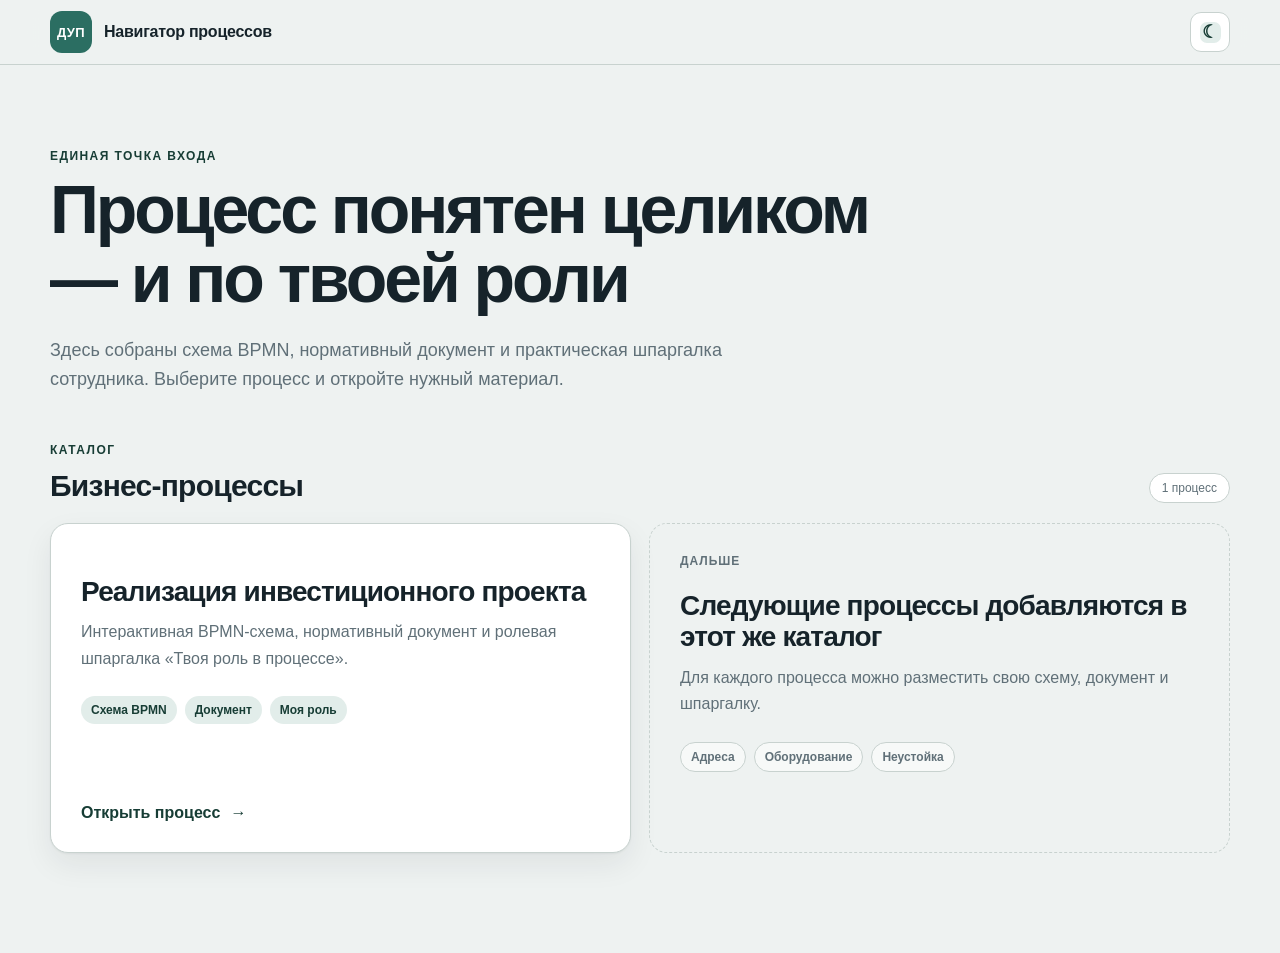
<file: index.html>
<!doctype html>
<html lang="ru">
<head>
  <meta charset="utf-8">
  <meta name="viewport" content="width=device-width, initial-scale=1">
  <meta name="description" content="Навигатор бизнес-процессов ДУП: BPMN, нормативные документы и ролевые инструкции.">
  <title>ДУП · Навигатор процессов</title>
  <script src="./assets/js/theme.js"></script>
  <link rel="stylesheet" href="./assets/css/site.css">
  <link rel="stylesheet" href="./assets/css/theme-v5.css">
  <link rel="stylesheet" href="./assets/css/header-v6.css">
</head>
<body>
  <header class="site-header">
    <div class="shell site-header__inner">
      <div class="site-header__left">
        <a class="brand" href="./" aria-label="ДУП · Навигатор процессов">
          <span class="brand__mark">ДУП</span>
          <span class="brand__text">Навигатор процессов</span>
        </a>
      </div>
      <div class="site-header__actions">
        <button class="theme-toggle" type="button" data-theme-toggle aria-label="Сменить тему" title="Сменить тему">
          <span class="theme-toggle__icon" data-theme-icon>☾</span>
        </button>
      </div>
    </div>
  </header>

  <main>
    <section class="hero shell">
      <p class="eyebrow">Единая точка входа</p>
      <h1>Процесс понятен целиком — и по твоей роли</h1>
      <p class="hero__lead">
        Здесь собраны схема BPMN, нормативный документ и практическая шпаргалка сотрудника.
        Выберите процесс и откройте нужный материал.
      </p>
    </section>

    <section class="shell catalog" aria-labelledby="catalog-title">
      <div class="section-heading">
        <div>
          <p class="eyebrow">Каталог</p>
          <h2 id="catalog-title">Бизнес-процессы</h2>
        </div>
        <span class="count-chip">1 процесс</span>
      </div>

      <div class="process-grid">
        <article class="process-card">
          <h3>Реализация инвестиционного проекта</h3>
          <p>
            Интерактивная BPMN-схема, нормативный документ и ролевая шпаргалка «Твоя роль в процессе».
          </p>
          <div class="process-card__meta" aria-label="Состав материалов">
            <span>Схема BPMN</span>
            <span>Документ</span>
            <span>Моя роль</span>
          </div>
          <a class="primary-link" href="./processes/realization/">
            Открыть процесс <span aria-hidden="true">→</span>
          </a>
        </article>

        <article class="process-card process-card--ghost" aria-label="Будущие процессы">
          <div class="process-card__topline">Дальше</div>
          <h3>Следующие процессы добавляются в этот же каталог</h3>
          <p>Для каждого процесса можно разместить свою схему, документ и шпаргалку.</p>
          <div class="ghost-list">
            <span>Адреса</span>
            <span>Оборудование</span>
            <span>Неустойка</span>
          </div>
        </article>
      </div>
    </section>
  </main>
</body>
</html>
</file>
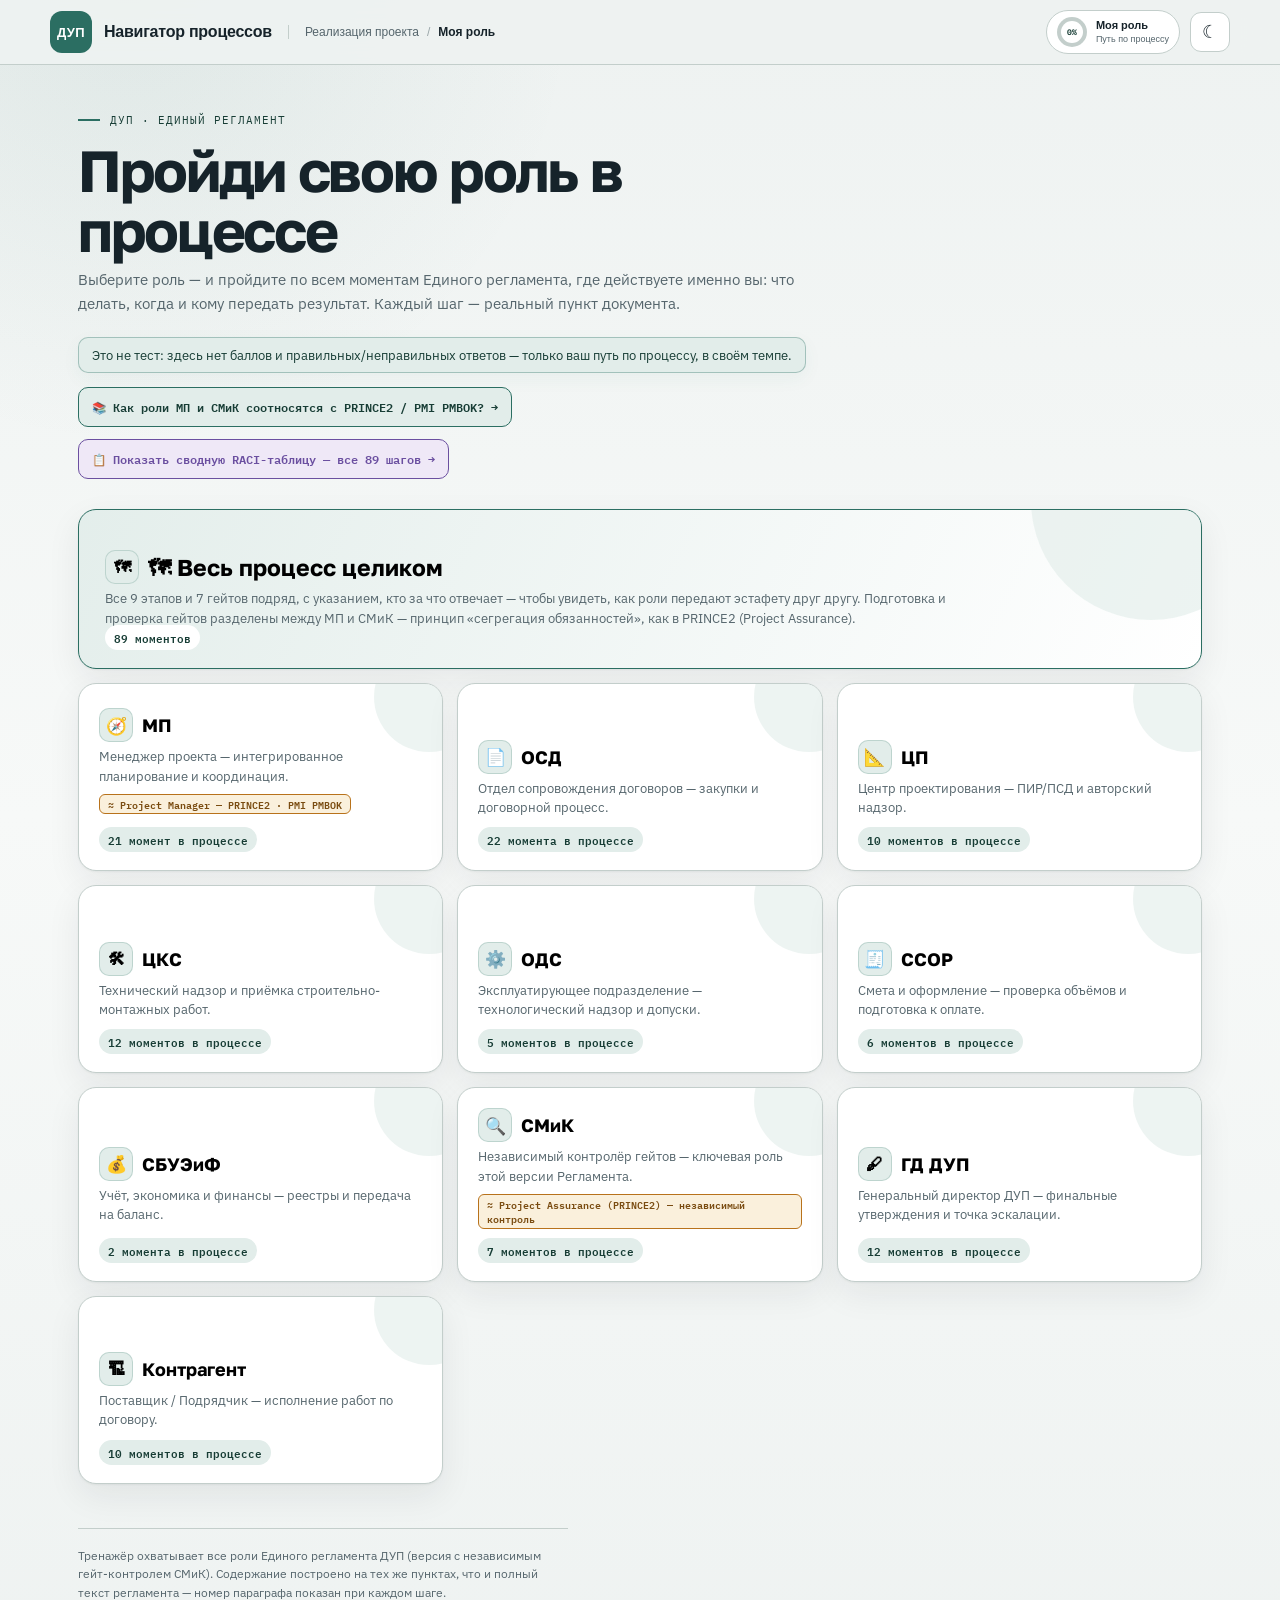
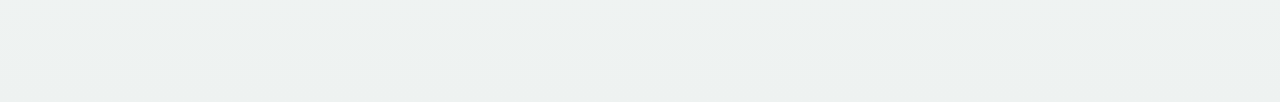
<file: processes/realization/guide/index.html>
<!doctype html>
<html lang="ru">
<head>
  <meta charset="utf-8">
  <meta name="viewport" content="width=device-width, initial-scale=1">
  <title>Моя роль · ДУП</title>
  <script src="../../../assets/js/theme.js"></script>
  <style>
    :root{--loader-bg:#eef2f1;--loader-surface:#fff;--loader-ink:#16232a;--loader-muted:#56666d;--loader-line:#c3cecb;--loader-accent:#2b6e62}
    :root[data-theme="dark"]{--loader-bg:#0d1412;--loader-surface:#141d1a;--loader-ink:#edf5f2;--loader-muted:#a9bbb5;--loader-line:#30413b;--loader-accent:#72d2bd}
    html,body{height:100%;margin:0}
    body{display:grid;place-items:center;background:var(--loader-bg);color:var(--loader-ink);font:14px/1.5 "Segoe UI",Arial,sans-serif}
    .loader{display:flex;align-items:center;gap:12px;color:var(--loader-muted)}
    .dot{width:10px;height:10px;border-radius:50%;background:var(--loader-accent);box-shadow:0 0 0 6px color-mix(in srgb,var(--loader-accent) 12%,transparent)}
    .error{max-width:680px;padding:28px;border:1px solid var(--loader-line);border-radius:16px;background:var(--loader-surface)}
    .error h1{margin:0 0 10px;font-size:20px}.error code{color:var(--loader-accent)}
  </style>
</head>
<body>
  <div class="loader" id="loader"><span class="dot"></span><span>Открываю шпаргалку…</span></div>
  <script>
    (async function () {
      try {
        const response = await fetch('./dup_game_1.html', { cache: 'no-store' });
        if (!response.ok) throw new Error('HTTP ' + response.status);
        const bytes = await response.arrayBuffer();
        let html = new TextDecoder('utf-8').decode(bytes);

        const portalUi = `
          <link rel="stylesheet" href="../../../assets/css/game-v5.css">
          <link rel="stylesheet" href="../../../assets/css/header-v6.css">
          <script src="../../../assets/js/theme.js"><\/script>
          <script src="../../../assets/js/game-v5.js"><\/script>
        `;

        if (/<\/body>/i.test(html)) html = html.replace(/<\/body>/i, portalUi + '</body>');
        else html += portalUi;
        document.open();
        document.write(html);
        document.close();
      } catch (error) {
        document.body.innerHTML = `
          <div class="error">
            <h1>Не удалось открыть шпаргалку</h1>
            <p>Проверьте, что файл <code>processes/realization/guide/dup_game_1.html</code> находится рядом с этой страницей.</p>
            <p>${String(error.message || error)}</p>
          </div>`;
      }
    })();
  </script>
</body>
</html>
</file>
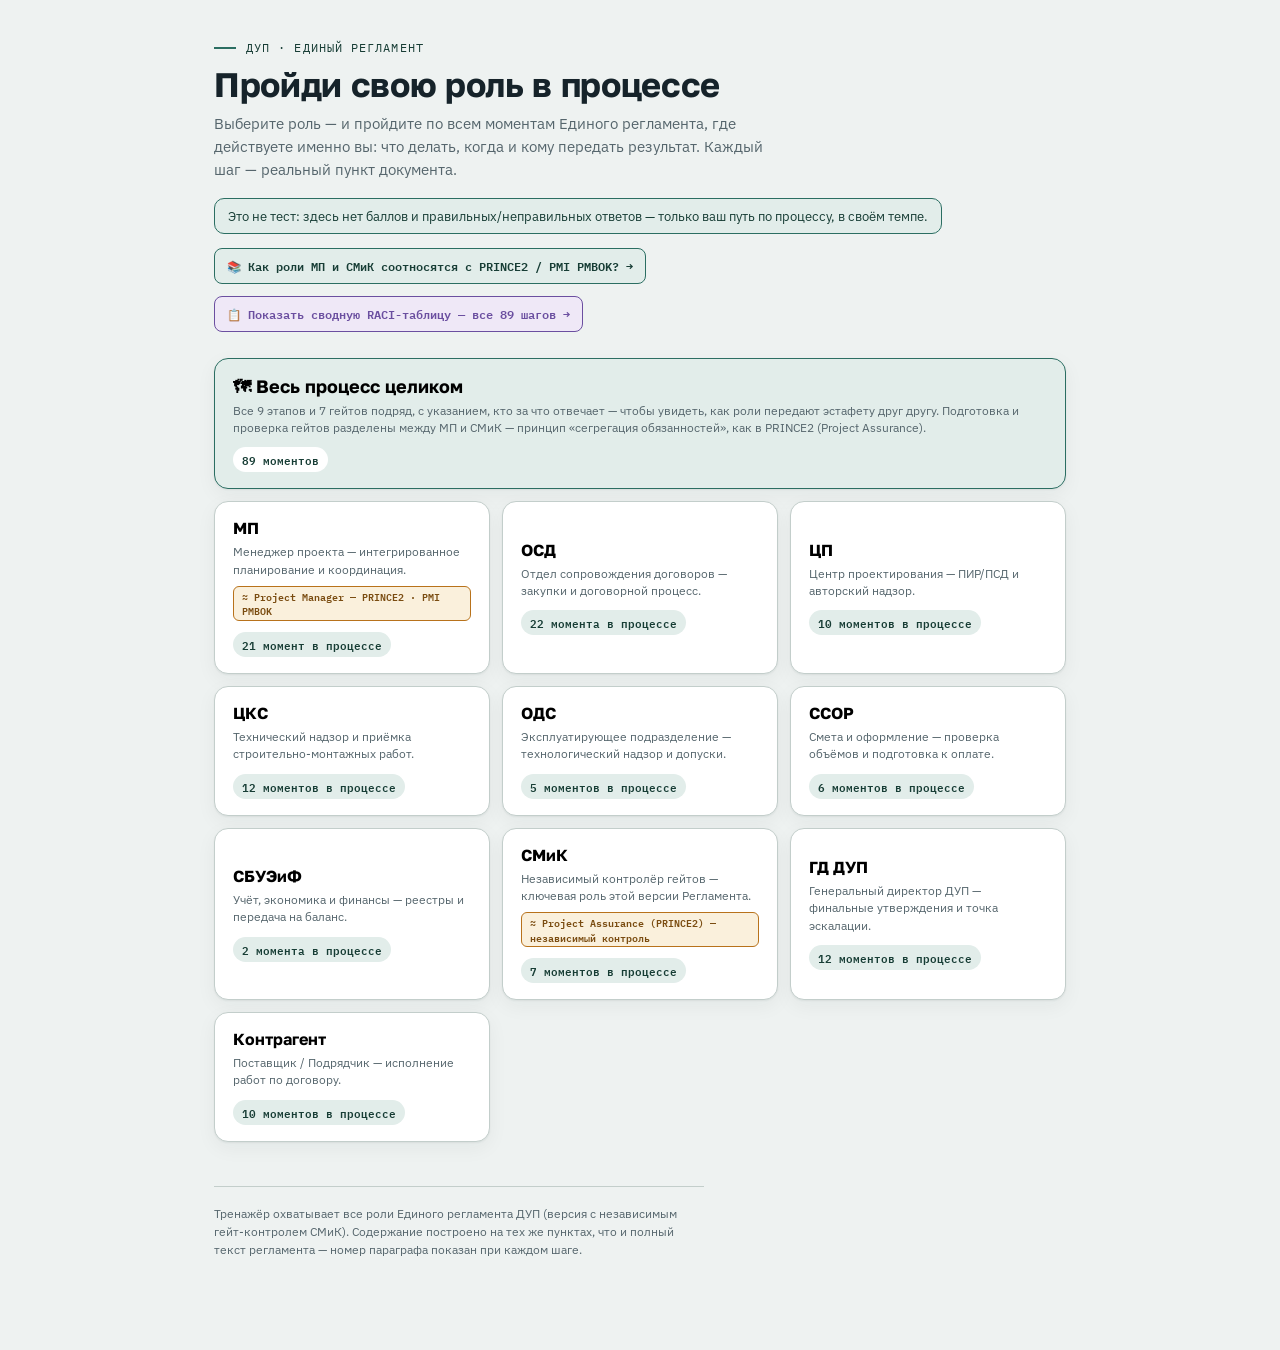
<file: processes/realization/guide/dup_game_1.html>
<title>ДУП · Твоя роль в процессе</title>
<link rel="stylesheet" href="https://fonts.googleapis.com/css2?family=Golos+Text:wght@400;500;600;700&family=IBM+Plex+Sans:wght@400;500;600&family=IBM+Plex+Mono:wght@500;600&display=swap">
<style>
  :root{
    --paper:#eef2f1;
    --paper-raised:#ffffff;
    --ink:#16232a;
    --muted:#56666d;
    --line:#c3cecb;
    --stage:#2b6e62;
    --stage-soft:#e2edea;
    --stage-ink:#173d35;
    --gate:#b8721b;
    --gate-soft:#faf0dc;
    --gate-ink:#7a4c11;
    --escalate:#a3382b;
    --escalate-soft:#f7e6e2;
    --zebra:#f2f6f5;
    --done:#3d7a52;
    --done-soft:#e3efe6;
    --raci:#6b4fa0;
    --raci-soft:#efe8f7;
    --shadow: 0 1px 2px rgba(22,35,42,0.06), 0 6px 20px rgba(22,35,42,0.05);
  }
  @media (prefers-color-scheme: dark){
    :root:not([data-theme="light"]){
      --paper:#0f1613; --paper-raised:#161f1c; --ink:#e7edea; --muted:#9fb0ab; --line:#2b3a36;
      --stage:#7fd0bd; --stage-soft:#16302a; --stage-ink:#bdf0e0;
      --gate:#e6a94f; --gate-soft:#33270f; --gate-ink:#f4cf95;
      --escalate:#e6968a; --escalate-soft:#3a2320;
      --zebra:#131c19; --done:#7fd09a; --done-soft:#153524;
      --raci:#c9a8f0; --raci-soft:#2a2038;
      --shadow: 0 1px 2px rgba(0,0,0,0.35), 0 10px 30px rgba(0,0,0,0.35);
    }
  }
  :root[data-theme="dark"]{
    --paper:#0f1613; --paper-raised:#161f1c; --ink:#e7edea; --muted:#9fb0ab; --line:#2b3a36;
    --stage:#7fd0bd; --stage-soft:#16302a; --stage-ink:#bdf0e0;
    --gate:#e6a94f; --gate-soft:#33270f; --gate-ink:#f4cf95;
    --escalate:#e6968a; --escalate-soft:#3a2320;
    --zebra:#131c19; --done:#7fd09a; --done-soft:#153524;
    --raci:#c9a8f0; --raci-soft:#2a2038;
    --shadow: 0 1px 2px rgba(0,0,0,0.35), 0 10px 30px rgba(0,0,0,0.35);
  }
  *{ box-sizing:border-box; }
  body{ margin:0; background:var(--paper); color:var(--ink); font-family:"IBM Plex Sans", "Segoe UI", sans-serif; -webkit-font-smoothing:antialiased; }
  .page{ max-width:900px; margin:0 auto; padding:40px 24px 90px; }
  a{ color:inherit; }
  button{ font:inherit; }

  .kicker{ font-family:"IBM Plex Mono", monospace; font-size:12px; letter-spacing:.09em; text-transform:uppercase; color:var(--stage-ink); display:flex; align-items:center; gap:10px; }
  .kicker::before{ content:""; width:22px; height:2px; background:var(--stage); display:inline-block; }
  h1{ font-family:"Golos Text", sans-serif; font-weight:700; font-size:clamp(24px,3.4vw,34px); line-height:1.15; letter-spacing:-.01em; margin:10px 0 8px; }
  .lede{ font-size:14.5px; line-height:1.6; color:var(--muted); max-width:62ch; margin:0 0 6px; }
  .note-strip{ font-size:12.5px; color:var(--stage-ink); background:var(--stage-soft); border:1px solid var(--stage); border-radius:10px; padding:9px 13px; display:inline-block; margin-top:10px; }

  /* ---- intro: role grid ---- */
  .role-grid{ display:grid; grid-template-columns:repeat(auto-fill, minmax(220px,1fr)); gap:12px; margin-top:26px; }
  .role-card{ text-align:left; background:var(--paper-raised); border:1px solid var(--line); border-radius:14px; padding:16px 18px; box-shadow:var(--shadow); cursor:pointer; }
  .role-card:hover{ border-color:var(--stage); }
  .role-card .rname{ font-family:"Golos Text", sans-serif; font-weight:700; font-size:16px; }
  .role-card .rtag{ font-size:12px; color:var(--muted); margin-top:5px; line-height:1.45; }
  .role-card .rcount{ font-family:"IBM Plex Mono", monospace; font-size:10.5px; font-weight:600; color:var(--stage-ink); background:var(--stage-soft); border-radius:99px; padding:3px 9px; display:inline-block; margin-top:11px; }
  .role-card.overview{ grid-column:1 / -1; background:var(--stage-soft); border-color:var(--stage); }
  .role-card.overview .rname{ font-size:18px; }
  .role-card.overview .rcount{ background:var(--paper-raised); }
  .rframework{ font-family:"IBM Plex Mono", monospace; font-size:9.5px; font-weight:600; color:var(--gate-ink); background:var(--gate-soft); border:1px solid var(--gate); border-radius:6px; padding:2px 8px; display:inline-block; margin-top:8px; line-height:1.5; }

  .std-toggle{ margin-top:14px; font-family:"IBM Plex Mono", monospace; font-size:11.5px; font-weight:600; color:var(--stage-ink); background:var(--stage-soft); border:1px solid var(--stage); border-radius:8px; padding:7px 12px; cursor:pointer; }
  .std-toggle:hover{ filter:brightness(1.05); }
  .std-panel{ margin-top:12px; display:flex; flex-direction:column; gap:10px; }
  .std-card{ background:var(--paper-raised); border:1px solid var(--line); border-radius:12px; padding:14px 16px; box-shadow:var(--shadow); }
  .std-card-title{ font-family:"Golos Text", sans-serif; font-weight:700; font-size:13.5px; color:var(--gate-ink); margin-bottom:7px; }
  .std-card-text{ font-size:12.5px; line-height:1.65; color:var(--ink); }

  .g-independence{ margin-top:10px; font-size:11.5px; line-height:1.5; color:var(--gate-ink); background:var(--paper-raised); border:1px dashed var(--gate); border-radius:8px; padding:9px 12px; }

  .raci-toggle{ margin-top:12px; font-family:"IBM Plex Mono", monospace; font-size:11.5px; font-weight:600; color:var(--raci); background:var(--raci-soft); border:1px solid var(--raci); border-radius:8px; padding:7px 12px; cursor:pointer; }
  .raci-toggle:hover{ filter:brightness(1.05); }
  .raci-legend{ margin-top:12px; font-size:11.5px; color:var(--muted); line-height:1.6; }
  .raci-legend b{ color:var(--ink); }
  .raci-table-wrap{ margin-top:12px; max-height:560px; overflow:auto; border:1px solid var(--line); border-radius:12px; }
  table.raci-table{ border-collapse:collapse; width:100%; min-width:820px; font-size:12px; }
  .raci-table th{ position:sticky; top:0; background:var(--paper-raised); text-align:left; font-family:"IBM Plex Mono", monospace; font-size:10px; text-transform:uppercase; letter-spacing:.04em; color:var(--muted); padding:9px 12px; border-bottom:1px solid var(--line); }
  .raci-table td{ padding:8px 12px; border-bottom:1px solid var(--line); vertical-align:top; color:var(--ink); line-height:1.4; }
  .raci-table tr:last-child td{ border-bottom:none; }
  .raci-table td.raci-no{ font-family:"IBM Plex Mono", monospace; font-size:10.5px; color:var(--muted); white-space:nowrap; }
  .raci-table td.raci-step{ max-width:340px; }
  .raci-stage-row td{ background:var(--stage-soft); color:var(--stage-ink); font-weight:700; font-family:"Golos Text", sans-serif; font-size:12.5px; padding:9px 12px; }

  .stake-row{ margin-top:12px; font-size:12px; color:var(--muted); line-height:1.7; }
  .stake-row .stake-label{ font-family:"IBM Plex Mono", monospace; font-size:10px; text-transform:uppercase; letter-spacing:.04em; color:var(--muted); margin-right:6px; }
  .stake-row .chip{ margin:0 3px 3px 0; }

  .chip.raci{ background:var(--raci-soft); color:var(--raci); border-color:var(--raci); font-weight:700; }

  footer{ margin-top:44px; padding-top:18px; border-top:1px solid var(--line); font-size:11.5px; color:var(--muted); line-height:1.6; max-width:70ch; }

  /* ---- walk screen ---- */
  .walk-top{ display:flex; align-items:center; justify-content:space-between; gap:14px; flex-wrap:wrap; }
  .walk-role{ font-family:"Golos Text", sans-serif; font-weight:700; font-size:19px; }
  .walk-back{ font-family:"IBM Plex Mono", monospace; font-size:11.5px; font-weight:600; color:var(--muted); background:none; border:1px solid var(--line); border-radius:99px; padding:6px 13px; cursor:pointer; }
  .walk-back:hover{ border-color:var(--stage); color:var(--stage-ink); }
  .walk-count{ font-family:"IBM Plex Mono", monospace; font-size:11.5px; color:var(--muted); white-space:nowrap; }

  .progress-track{ height:5px; border-radius:99px; background:var(--line); margin-top:12px; overflow:hidden; }
  .progress-fill{ height:100%; background:var(--stage); border-radius:99px; transition:width .25s ease; }

  .stage-strip{ display:flex; gap:5px; margin-top:14px; }
  .stage-dot-wrap{ flex:1; }
  .stage-dot{ height:6px; border-radius:99px; background:var(--line); }
  .stage-dot.touched{ background:var(--stage-soft); border:1px solid var(--stage); }
  .stage-dot.current{ background:var(--stage); }

  .moment-card{ background:var(--paper-raised); border:1px solid var(--line); border-radius:16px; box-shadow:var(--shadow); padding:24px 26px; margin-top:22px; }
  .moment-kicker{ font-family:"IBM Plex Mono", monospace; font-size:11px; text-transform:uppercase; letter-spacing:.05em; color:var(--stage-ink); font-weight:600; }
  .moment-trigger{ font-size:12.5px; color:var(--muted); background:var(--zebra); border-radius:10px; padding:9px 12px; margin-top:10px; line-height:1.5; }
  .moment-trigger b{ color:var(--ink); font-weight:600; }

  .chip-row{ display:flex; flex-wrap:wrap; gap:6px; margin-top:14px; }
  .chip{ font-family:"IBM Plex Mono", monospace; font-size:10.5px; font-weight:600; padding:3px 10px; border-radius:99px; background:var(--zebra); color:var(--muted); border:1px solid var(--line); }
  .chip.me{ background:var(--stage); color:#fff; border-color:var(--stage); }
  .chip.para{ background:var(--paper); color:var(--muted); }
  .chip.sla{ background:var(--gate-soft); color:var(--gate-ink); border-color:var(--gate); }

  .moment-text{ font-size:16px; line-height:1.55; margin-top:16px; color:var(--ink); }

  .flow-label-row{ font-family:"IBM Plex Mono", monospace; font-size:10.5px; text-transform:uppercase; letter-spacing:.04em; color:var(--muted); margin-top:18px; }
  .flow-chain{ display:flex; align-items:center; flex-wrap:wrap; gap:2px 4px; margin-top:9px; }
  .flow-node{ display:flex; flex-direction:column; align-items:center; justify-content:center; gap:3px; background:var(--zebra); border:1px solid var(--line); border-radius:10px; padding:8px 9px; min-width:62px; max-width:110px; text-align:center; }
  .flow-node.me{ background:var(--stage-soft); border-color:var(--stage); box-shadow:0 0 0 2px var(--stage-soft); }
  .flow-icon{ font-size:17px; line-height:1; }
  .flow-label{ font-family:"IBM Plex Mono", monospace; font-size:9px; font-weight:600; color:var(--ink); line-height:1.25; word-break:break-word; }
  .flow-node.me .flow-label{ color:var(--stage-ink); }
  .flow-arrow{ color:var(--muted); font-size:14px; flex:none; padding:0 1px; }
  .flow-plus{ color:var(--muted); font-size:15px; font-weight:700; flex:none; padding:0 2px; }

  .flow-approve{ display:flex; align-items:center; gap:14px; flex-wrap:wrap; margin-top:9px; }
  .flow-cluster{ display:flex; flex-direction:column; gap:6px; align-items:center; }
  .flow-cluster-label{ font-family:"IBM Plex Mono", monospace; font-size:9px; font-weight:600; color:var(--muted); text-transform:uppercase; letter-spacing:.03em; }
  .flow-cluster-nodes{ display:flex; align-items:center; gap:0; flex-wrap:wrap; padding:9px; border:1px dashed var(--line); border-radius:12px; }
  .flow-big-arrow{ display:flex; flex-direction:column; align-items:center; color:var(--muted); font-size:20px; line-height:1; flex:none; }
  .flow-arrow-label{ font-family:"IBM Plex Mono", monospace; font-size:8.5px; font-weight:600; color:var(--stage-ink); white-space:nowrap; margin-top:3px; }
  .flow-node.target-approve{ border-width:2px; border-color:var(--gate); box-shadow:0 0 0 3px var(--gate-soft); }
  .flow-node.target-converge{ border-width:2px; border-color:var(--stage); box-shadow:0 0 0 3px var(--stage-soft); }

  .flow-node.doc{ background:var(--gate-soft); border:1.5px dashed var(--gate); min-width:118px; }
  .flow-node.doc .flow-label{ color:var(--gate-ink); }
  .flow-doc-sub{ font-family:"IBM Plex Mono", monospace; font-size:8px; font-weight:500; color:var(--muted); line-height:1.3; margin-top:1px; }
  .flow-role-note{ font-family:"IBM Plex Mono", monospace; font-size:8.5px; color:var(--muted); text-align:center; max-width:90px; line-height:1.25; }
  .flow-node-wrap{ display:flex; flex-direction:column; align-items:center; gap:5px; }
  .flow-dual-block{ margin-top:10px; }
  .flow-dual-label{ font-family:"IBM Plex Mono", monospace; font-size:9.5px; font-weight:600; color:var(--stage-ink); margin-bottom:7px; }
  .flow-dual-divider{ height:1px; background:var(--line); margin:16px 0 4px; }

  .checklist{ margin-top:16px; }
  .checklist-head{ font-family:"IBM Plex Mono", monospace; font-size:10.5px; font-weight:600; text-transform:uppercase; letter-spacing:.04em; color:var(--muted); margin-bottom:8px; }
  .checklist-items{ display:flex; flex-direction:column; gap:7px; }
  .checklist-item{ display:flex; align-items:flex-start; gap:10px; background:var(--done-soft); border:1px solid var(--done); border-radius:10px; padding:9px 13px; font-size:13px; color:var(--ink); line-height:1.45; }
  .checklist-check{ flex:none; width:19px; height:19px; margin-top:1px; border-radius:50%; background:var(--done); color:#fff; display:flex; align-items:center; justify-content:center; font-size:11px; font-weight:700; }

  .doc-io{ display:flex; gap:14px; flex-wrap:wrap; margin-top:16px; }
  .doc-io-col{ flex:1 1 220px; min-width:200px; }
  .doc-io-head{ font-family:"IBM Plex Mono", monospace; font-size:10px; font-weight:700; text-transform:uppercase; letter-spacing:.04em; margin-bottom:8px; display:flex; align-items:center; gap:6px; }
  .doc-io-head.in{ color:var(--stage-ink); }
  .doc-io-head.out{ color:var(--gate-ink); }
  .doc-io-item{ display:flex; align-items:flex-start; gap:8px; border-radius:9px; padding:8px 11px; font-size:12px; line-height:1.4; margin-bottom:6px; }
  .doc-io-item.in{ background:var(--stage-soft); border:1px solid var(--stage); color:var(--ink); }
  .doc-io-item.out{ background:var(--gate-soft); border:1px solid var(--gate); color:var(--ink); }
  .doc-io-icon{ flex:none; font-size:13px; line-height:1.3; }
  .doc-io-tag{ font-family:"IBM Plex Mono", monospace; font-size:10px; font-weight:700; color:var(--muted); white-space:nowrap; }

  .cond-list{ display:flex; flex-direction:column; gap:6px; margin-top:8px; }
  .cond-item{ display:flex; align-items:flex-start; gap:8px; background:var(--paper-raised); border:1px solid var(--gate); border-radius:8px; padding:7px 11px; font-size:12px; line-height:1.4; color:var(--ink); }
  .cond-check{ flex:none; width:16px; height:16px; margin-top:1px; border-radius:50%; background:var(--gate); color:#fff; display:flex; align-items:center; justify-content:center; font-size:9px; font-weight:700; }

  .branch-btn{ margin-top:16px; font-family:"IBM Plex Mono", monospace; font-size:11.5px; font-weight:600; color:var(--stage-ink); background:var(--stage-soft); border:1px solid var(--stage); border-radius:8px; padding:7px 12px; cursor:pointer; }
  .branch-btn:hover{ filter:brightness(1.05); }
  .branch-panel{ margin-top:12px; font-size:12.5px; line-height:1.55; color:var(--ink); background:var(--zebra); border-left:3px solid var(--stage); border-radius:0 10px 10px 0; padding:11px 14px; }

  .gate-box{ margin-top:16px; background:var(--gate-soft); border:1px solid var(--gate); border-radius:12px; padding:16px 18px; }
  .gate-box .g-title{ font-family:"Golos Text", sans-serif; font-weight:700; font-size:15px; color:var(--gate-ink); }
  .gate-box .g-cond{ font-size:13px; line-height:1.55; color:var(--ink); margin-top:7px; }
  .gate-box .g-esc{ font-size:11.5px; color:var(--escalate); margin-top:8px; font-weight:600; }
  .g-choices{ margin-top:14px; display:flex; gap:8px; flex-wrap:wrap; }
  .btn{ font-family:"IBM Plex Mono", monospace; font-size:12px; font-weight:600; border-radius:8px; padding:8px 14px; cursor:pointer; border:1px solid var(--line); background:var(--paper-raised); color:var(--ink); }
  .btn:hover{ border-color:var(--stage); }
  .btn.primary{ background:var(--stage); border-color:var(--stage); color:#fff; }
  .btn.good{ border-color:var(--done); color:var(--done); }
  .btn.good.picked{ background:var(--done); color:#fff; }
  .btn.bad{ border-color:var(--escalate); color:var(--escalate); }
  .btn.bad.picked{ background:var(--escalate); color:#fff; }
  .btn.ghost{ background:none; }
  .btn[disabled]{ opacity:.4; cursor:default; }
  .g-outcome{ margin-top:12px; font-size:12.5px; line-height:1.55; border-radius:10px; padding:11px 14px; }
  .g-outcome.good{ background:var(--done-soft); color:var(--done); }
  .g-outcome.bad{ background:var(--escalate-soft); color:var(--escalate); }
  .g-reveal-btn{ margin-top:14px; }
  .g-guide{ margin-top:12px; font-size:12.5px; line-height:1.6; color:var(--ink); background:var(--paper-raised); border:1px solid var(--gate); border-radius:10px; padding:12px 14px; }

  .nav-row{ display:flex; align-items:center; justify-content:space-between; margin-top:20px; gap:10px; }
  .nav-spacer{ flex:1; }

  /* ---- done screen ---- */
  .done-hero{ background:var(--paper-raised); border:1px solid var(--line); border-radius:16px; box-shadow:var(--shadow); padding:30px 26px; text-align:center; margin-top:24px; }
  .done-big{ font-family:"Golos Text", sans-serif; font-weight:700; font-size:32px; color:var(--stage-ink); }
  .done-sub{ font-size:13.5px; color:var(--muted); margin-top:8px; }
  .done-stages{ display:flex; justify-content:center; flex-wrap:wrap; gap:6px; margin-top:16px; }
  .done-actions{ margin-top:20px; display:flex; justify-content:center; gap:10px; flex-wrap:wrap; }

  .recap{ margin-top:28px; }
  .recap h2{ font-family:"Golos Text", sans-serif; font-weight:600; font-size:16px; margin:0 0 12px; }
  .recap-item{ display:flex; gap:10px; align-items:baseline; padding:9px 0; border-bottom:1px solid var(--line); font-size:12.5px; }
  .recap-item:last-child{ border-bottom:none; }
  .recap-item .rp{ font-family:"IBM Plex Mono", monospace; color:var(--muted); flex:none; width:52px; }
  .recap-item .rt{ color:var(--ink); line-height:1.5; }

  @media (max-width:640px){ .page{ padding:30px 16px 70px; } .moment-card{ padding:18px 16px; } }
</style>

<body>
<div class="page" id="pageRoot"></div>
<script>
(function(){
"use strict";

var STAGE_DEFS = [
 {id:1, title:"Планирование проекта", trigger:"Бизнес-план утвержден и включен в БКВ, Заказчик довел объем и задачи", items:[
   {t:"step", no:"6.1", actors:["МП"], r:["МП"], a:["МП"], sla:"≤10 р.д.", text:"Структурное, календарное и ресурсное планирование проекта в SAP PS.", docs:{input:[{label:"Утверждённый бизнес-план, включённый в БКВ",from:"Заказчик"}],output:[{label:"План проекта в SAP PS (структурный / календарный / ресурсный)"}]}},
   {t:"step", no:"6.2", actors:["МП"], r:["МП"], a:["МП"], text:"Планирование включает: структурный план, календарный план, сроки, материальные ресурсы, ключевые контрольные точки, проектную ответственность.", checklist:{head:"Планирование включает", items:["структурный план","календарный план","сроки","материальные ресурсы","ключевые контрольные точки","проектную ответственность"]}},
   {t:"step", no:"6.3", actors:["МП"], r:["МП"], a:["МП"], text:"Разработка ПГ этапа «Реализация» с матрицей ответственности.", docs:{input:[{label:"Структурный, календарный и ресурсный план проекта"}],output:[{label:"ПГ этапа «Реализация» с матрицей ответственности",to:"Заказчик, КУП — на согласование"}]}},
   {t:"step", no:"6.4", actors:["Заказчик","КУП","ГД ДУП"], r:["ГД ДУП"], a:["ГД ДУП"], c:["Заказчик","КУП"], text:"Согласование ПГ Заказчиком и членами КУП, утверждение ГД ДУП.", flow:{type:"approve", group:["Заказчик","КУП"], groupLabel:"Согласуют", target:"ГД ДУП", targetLabel:"Утверждает"}, docs:{input:[{label:"Проект ПГ этапа «Реализация»",from:"МП"}],output:[{label:"Утверждённый ПГ",to:"МП — для исполнения"}]}},
   {t:"step", no:"6.5", actors:["МП"], r:["МП"], a:["МП"], text:"В ПГ отражены: объекты, сроки ПИР/ПСД/экспертизы, финансирование, закупки, договоры, СМР/приемка, актирование, ответственные, гейты.", checklist:{head:"В ПГ отражены", items:["объекты","сроки ПИР/ПСД/экспертизы","финансирование","закупки","договоры","СМР/приемка","актирование","ответственные","гейты"]}},
   {t:"step", no:"6.6", actors:["МП"], r:["МП"], a:["МП"], sla:"≤2 р.д.", text:"Проверка полноты ПГ.", branch:"Если неполнота выявлена → устраняет МП, срок 2 р.д. (это его собственный документ, возврат не требуется)."}
 ]},
 {id:2, title:"Планирование потребностей и плана закупок", trigger:"Утвержденный ПГ этапа «Реализация»", items:[
   {t:"step", no:"7.1", actors:["МП","ЦП","ЦКС","ОСД"], r:["МП"], a:["МП"], c:["ЦП","ЦКС","ОСД"], text:"Планирование и корректировка потребности по СМР/ПИР на основании ПГ.", flow:{type:"converge", group:["ЦП","ЦКС","ОСД"], groupLabel:"Передают данные", target:"МП", targetLabel:"Планирует на основании"}},
   {t:"step", no:"7.2", actors:["МП"], r:["МП"], a:["МП"], text:"МП отвечает за соответствие потребностей целям, срокам и бюджету."},
   {t:"step", no:"7.3", actors:[], text:"Потребности планируются в SAP PS в сроки, обеспечивающие план и бюджет закупок."},
   {t:"step", no:"7.4", actors:[], text:"Формирование ПП, ПЗ и БЗ в SAP MM.", docs:{input:[{label:"Утверждённые потребности проекта"}],output:[{label:"ПП, ПЗ и БЗ в SAP MM"}]}},
   {t:"step", no:"7.5", actors:[], text:"Утверждение потребностей в ZMPP01: уровень 05 МП/экономист, 10 СИП ЦА, 20 ДПФ ЦА."},
   {t:"step", no:"7.6", actors:["МП"], r:["МП"], a:["МП"], sla:"2×/нед", text:"Просчет потребностей в SAP дважды в неделю; МП следит за сроками."},
   {t:"step", no:"7.7", actors:["ОСД"], r:["ОСД"], a:["ОСД"], text:"После просчета ОСД создает заявку на поставку (ZMPP04), деблокирует уровень 10 (ME54).", docs:{input:[{label:"Просчитанные потребности (SAP)"}],output:[{label:"Заявка на поставку (ZMPP04)",to:"уровень 10 деблокирован (ME54)"}]}},
   {t:"step", no:"7.8", actors:[], sla:"2×/мес", text:"Корректировка плана закупок дважды в месяц; точечные — по обоснованию МП."},
   {t:"step", no:"7.9", actors:["МП"], r:["МП"], a:["МП"], text:"Проверка: потребности из ПГ отражены в SAP PS/MM, утверждены и просчитаны.", checklist:{head:"МП проверяет, что", items:["потребности из ПГ отражены в SAP PS/MM","потребности утверждены","потребности просчитаны"]}}
 ]},
 {id:3, title:"Формирование лотов и заявок на закупку", trigger:"Потребности просчитаны и подтверждены", items:[
   {t:"step", no:"8.1", actors:["ОСД"], r:["ОСД"], a:["ОСД"], text:"Формирование лотов (ZMPP_LOT).", docs:{input:[{label:"Утверждённый план закупок"}],output:[{label:"Лоты (ZMPP_LOT)",to:"ГД ДУП — на утверждение"}]}},
   {t:"step", no:"8.2", actors:["ОСД"], r:["ОСД"], a:["ОСД"], text:"В лоте: приоритет, сроки, способ закупки, местное содержание, место, способ оплаты, срок поставки.", checklist:{head:"В лоте указаны", items:["приоритет","сроки","способ закупки","местное содержание","место","способ оплаты","срок поставки"]}},
   {t:"step", no:"8.3", actors:["ГД ДУП"], r:["ГД ДУП"], a:["ГД ДУП"], text:"Утверждение лотов (ZMPP_LOT_APR).", docs:{input:[{label:"Сформированные лоты",from:"ОСД"}],output:[{label:"Утверждённые лоты (ZMPP_LOT_APR)",to:"ОСД"}]}},
   {t:"step", no:"8.4", actors:["ОСД","МП"], r:["ОСД","МП"], a:["ОСД","МП"], text:"Заявка на портале «Мониторинг закупок»; параллельно МП направляет СЗ с документами.", flow:{type:"joint"}, docs:{input:[{label:"Утверждённые лоты"}],output:[{label:"Заявка на портале «Мониторинг закупок»"},{label:"СЗ с документами и требованиями",to:"ОСД"}]}},
   {t:"step", no:"8.5", actors:["ОСД"], r:["ОСД"], a:["ОСД"], text:"В заявке: техспецификация, шаблон договора, ПСД, данные для договора, иные документы.", checklist:{head:"В заявке", items:["техспецификация","шаблон договора","ПСД","данные для договора","иные документы"]}, docs:{input:[{label:"СЗ с требованиями и документами",from:"МП (§8.4)"}],output:[{label:"Заполненная заявка с приложениями",to:"на маршрут согласования (§8.7)"}]}},
   {t:"step", no:"8.6", actors:[], text:"Все лоты заявки — идентичные срок/способ/вид/приоритет; один шаблон договора."},
   {t:"step", no:"8.7", actors:["маршрут·7"], text:"Согласование: инициатор ОСД → рук. ОСД → МП/дир.ПО → тех.эксперт (стоп без заключения) → дир.по строительству → фин.директор → ГД ДУП.", docs:{input:[{label:"Заявка на закупку с приложениями"}],output:[{label:"Согласованная и утверждённая заявка",to:"ДТК"}]}},
   {t:"step", no:"8.8", actors:["МП"], r:["МП"], a:["МП"], text:"Контроль сроков, комплектности, маршрута.", branch:"При отклонении → возврат ОСД: именно ОСД готовил заявку и маршрут, МП лишь фиксирует замечание."}
 ]},
 {id:4, title:"Закупочные процедуры и техническое заключение", trigger:"Заявка утверждена и направлена в ДТК", items:[
   {t:"step", no:"9.1", actors:["ДТК"], r:["ДТК"], a:["ДТК"], text:"Заявка автоматически направляется в ДТК; процедуры по регламенту ДТК.", docs:{input:[{label:"Утверждённая заявка на закупку"}],output:[{label:"Закупочные процедуры по регламенту ДТК"}]}},
   {t:"step", no:"9.2", actors:["тех. эксперт"], r:["тех. эксперт"], a:["тех. эксперт"], sla:"≤3 р.д.", text:"Техническое заключение после вскрытия тендерных заявок.", docs:{input:[{label:"Вскрытые тендерные заявки"}],output:[{label:"Техническое заключение",to:"ДТК"}]}},
   {t:"step", no:"9.3", actors:["ДТК"], r:["ДТК"], a:["ДТК"], text:"Финансовое и юридическое заключения — по регламенту ДТК."},
   {t:"step", no:"9.4", actors:["ИСЭЗ"], r:["ИСЭЗ"], a:["ИСЭЗ"], text:"Протокол итогов тендера/ЗЦП определяет победителя; карточка договора — автоматически.", docs:{input:[{label:"Итоги тендера / ЗЦП"}],output:[{label:"Протокол итогов тендера / ЗЦП"},{label:"Карточка договора (автоматически)",to:"ОСД"}]}},
   {t:"step", no:"9.5", actors:["МП"], r:["МП"], a:["МП"], sla:"≤3 р.д.", text:"Контроль наличия тех.заключения.", branch:"При просрочке → уведомление тех.эксперту и его руководителю (не возврат документа — эксперт ещё не выдал заключение)."}
 ]},
 {id:5, title:"Договор и Заказ на выполнение работ", trigger:"Карточка договора сформирована в ИСЭЗ", items:[
   {t:"step", no:"10.1", actors:["ОСД"], r:["ОСД"], a:["ОСД"], text:"Заполнение сведений, проект договора, приложения; направление Контрагенту на подтверждение.", docs:{input:[{label:"Карточка договора",from:"ИСЭЗ"}],output:[{label:"Проект договора с приложениями",to:"Контрагент — на подтверждение"}]}},
   {t:"step", no:"10.2", actors:["ОСД"], r:["ОСД"], a:["ОСД"], text:"Приложения при необходимости: формы актов, ВДЦ, ГПР, ПСД.", checklist:{head:"Приложения при необходимости", items:["формы актов","ВДЦ","ГПР","ПСД"]}},
   {t:"step", no:"10.3", actors:["ОСД"], r:["ОСД"], a:["ОСД"], sla:"≤2 р.д.", text:"При СМР — СЗ Директору по строительству о приложениях (ВДЦ, ГПР)."},
   {t:"step", no:"10.4", actors:["Контрагент","ССОР","ОСД"], r:["Контрагент","ССОР","ОСД"], a:["Контрагент","ССОР","ОСД"], sla:"12/14 р.д.", text:"Заключение договора: 12 р.д. (4+3+5); нерезидент РК — 14 р.д. (5+4+5).", docs:{input:[{label:"Приложения к договору",from:"Контрагент"}],output:[{label:"Заключённый договор",to:"Контрагент, ССОР"}]}},
   {t:"step", no:"10.7", actors:[], sla:"≤10 р.д.", text:"Договоры из одного источника / ограниченного участия — 10 р.д."},
   {t:"step", no:"10.8", actors:["ОЦО ЮС"], r:["ОЦО ЮС"], a:["ОЦО ЮС"], text:"Договоры из одного источника и >10 млн USD — доп. согласование с ОЦО ЮС."},
   {t:"step", no:"10.9", actors:["маршрут·7"], text:"Согласование договора: инициатор → рук.ОСД → рук.ПО → дир.по операц.эфф. → дир.по строительству → фин.директор → ГД ДУП."},
   {t:"step", no:"10.10", actors:["ОСД"], r:["ОСД"], a:["ОСД"], sla:"≤2 р.д.", text:"СЗ о заключенном договоре — МП, ЦП, ЦКС, ССОР.", docs:{input:[{label:"Заключённый договор"}],output:[{label:"СЗ о заключённом договоре",to:"МП, ЦП, ЦКС, ССОР"}]}},
   {t:"step", no:"10.11", actors:["ОСД"], r:["ОСД"], a:["ОСД"], sla:"≤3 р.д.", text:"Контракт создан в SAP.", docs:{input:[{label:"Заключённый договор"}],output:[{label:"Контракт в SAP"}]}},
   {t:"step", no:"10.13", actors:["МП","ЦП"], r:["МП","ЦП"], a:["МП","ЦП"], text:"МП готовит перечень объектов для ПИР, направляет в ЦП СЗ с адресами.", docs:{input:[{label:"СЗ о заключённом договоре",from:"ОСД (§10.10)"}],output:[{label:"Перечень объектов / СЗ с адресами для ПИР",to:"ЦП"}]}},
   {t:"step", no:"10.14", actors:["ЦП"], r:["ЦП"], a:["ЦП"], text:"Расчет доходности по адресам; Заказ на выполнение работ и Задание на проектирование.", docs:{input:[{label:"Перечень адресов",from:"МП"}],output:[{label:"Заказ на выполнение работ"},{label:"Задание на проектирование",to:"МП — на проверку"}]}},
   {t:"step", no:"10.15", actors:["МП"], r:["МП"], a:["МП"], text:"Проверка доходности, бюджета, соответствия Заказа бизнес-плану.", docs:{input:[{label:"Заказ на выполнение работ",from:"ЦП"}],output:[{label:"Проверенный и одобренный Заказ",to:"ГД ДУП — на подпись"}]}},
   {t:"step", no:"10.16", actors:["ГД ДУП","Контрагент"], r:["ГД ДУП"], a:["ГД ДУП"], i:["Контрагент"], text:"Заказ подписывается ГД ДУП, направляется Контрагенту на подпись.", docs:{input:[{label:"Одобренный Заказ",from:"МП"}],output:[{label:"Подписанный Заказ",to:"Контрагент — на подпись"}]}},
   {t:"step", no:"10.17", actors:["МП","ОСД"], r:["МП","ОСД"], a:["МП","ОСД"], text:"Подписанный Заказ в ОСД; ОСД загружает как приложение к договору в ИСЭЗ.", docs:{input:[{label:"Заказ, подписанный обеими сторонами"}],output:[{label:"Заказ как приложение к договору в ИСЭЗ"}]}},
   {t:"gate", id:"G1", title:"Договор к реализации", cond:"СЗ о договоре направлена, контракт создан в SAP, ПГ зафиксирован.", esc:"рук. ОСД + ГД ДУП", r:["МП"], a:["СМиК","ГД ДУП"], condItems:["СЗ о заключённом договоре направлена","Контракт создан в SAP","ПГ зафиксирован"]},
   {t:"step", no:"10.19", actors:["Контрагент","ОДС"], r:["Контрагент","ОДС"], a:["Контрагент","ОДС"], text:"Заявка на ТУ в ОДС; ОДС предоставляет ТУ.", docs:{input:[{label:"Заявка на технические условия (ТУ)",from:"Контрагент"}],output:[{label:"Технические условия (ТУ)",to:"Контрагент"}]}},
   {t:"step", no:"10.20", actors:["Контрагент","ЦП"], r:["Контрагент"], a:["Контрагент"], i:["ЦП"], text:"Разработка ПСД, ВДЦ, КЕДР, ГПР на основании ТУ; направление в ЦП на ведомственную экспертизу.", flow:{type:"deliver", from:"Контрагент", fromLabel:"разрабатывает на основании ТУ", to:"ЦП", toLabel:"ведомственная экспертиза", doc:{icon:"📄", label:"ПСД / Рабочий проект", sub:"+ ВДЦ · КЕДР · ГПР"}}},
   {t:"step", no:"10.21", actors:["ЦП"], r:["ЦП"], a:["ЦП"], text:"Ведомственная экспертиза документации.", branch:"Есть замечания → возврат Контрагенту на доработку и повторную подачу в ЦП (это он готовил ПСД/ВДЦ/КЕДР/ГПР). Нет замечаний → вневедомственная экспертиза по ГПР.", docs:{input:[{label:"ПСД / ВДЦ / КЕДР / ГПР",from:"Контрагент"}],output:[{label:"Заключение ведомственной экспертизы",to:"Контрагент"}]}},
   {t:"step", no:"10.22", actors:["Контрагент","ЦП","ГД ДУП"], r:["Контрагент","ЦП"], a:["ГД ДУП"], text:"После положительного заключения вневедомственной экспертизы Контрагент предоставляет ПСД на утверждение. ЦП запускает процедуру утверждения, ПСД утверждает ГД ДУП.", docs:{input:[{label:"Положительное заключение вневедомственной экспертизы"}],output:[{label:"Утверждённая ПСД",to:"ЦП, подразделения ДУП"}]}},
   {t:"step", no:"10.23", actors:["ЦП","Контрагент"], r:["ЦП","Контрагент"], a:["ЦП","Контрагент"], text:"После утверждения ПСД ЦП рассылает документацию подразделениям ДУП. Контрагент передаёт в ЦКС ГПР, копии приказов о назначении ответственных лиц и техкарту (при необходимости).", flow:{type:"dual", flows:[
     {label:"ЦП — внутренняя рассылка", from:"ЦП", to:"Подразделения ДУП", toLabel:"получают на исполнение", doc:{icon:"📄", label:"ПСД"}},
     {label:"Контрагент — передача в ЦКС", from:"Контрагент", to:"ЦКС", toLabel:"получает пакет", doc:{icon:"📄", label:"ГПР + приказы", sub:"+ техкарта, если нужно"}}
   ]}},
   {t:"gate", id:"G2", title:"ПСД готова", cond:"Ведомственная и вневедомственная экспертизы пройдены, замечания закрыты, ПСД утверждена ГД ДУП.", esc:"рук. ЦП + ГД ДУП", r:["МП"], a:["СМиК","ГД ДУП"], condItems:["Ведомственная экспертиза пройдена","Вневедомственная экспертиза пройдена","Замечания по экспертизам закрыты","ПСД утверждена ГД ДУП"]},
   {t:"step", no:"10.25", actors:["Контрагент","ССОР"], r:["Контрагент"], a:["ССОР"], text:"ВДЦ и КЕДР в ССОР.", branch:"Есть замечания → возврат Контрагенту на доработку (автор документов — он). Нет замечаний → в ОСД как приложение к договору.", docs:{input:[{label:"ВДЦ и КЕДР",from:"Контрагент"}],output:[{label:"Проверенные ВДЦ и КЕДР",to:"ОСД — как приложение к договору"}]}},
   {t:"step", no:"10.26", actors:["ЦКС"], r:["ЦКС"], a:["ЦКС"], text:"СЗ о договоре и талон ГАСК; информирование Контрагента; начало технадзора по ГПР.", docs:{input:[{label:"СЗ о заключённом договоре"}],output:[{label:"Талон ГАСК",to:"Контрагент — уведомление о начале СМР"}]}},
   {t:"step", no:"10.27", actors:["ЦП"], r:["ЦП"], a:["ЦП"], text:"СЗ о договоре; начало авторского надзора по ГПР."},
   {t:"step", no:"10.28", actors:["Контрагент","ОДС"], r:["Контрагент"], a:["ОДС"], sla:"≤2 р.д.", text:"Письмо в ОДС на наряд-допуск; ОДС выдает наряд-допуск, начинает технологический надзор.", docs:{input:[{label:"Письмо на наряд-допуск",from:"Контрагент"}],output:[{label:"Наряд-допуск",to:"Контрагент"}]}},
   {t:"gate", id:"G3", title:"К СМР", cond:"Талон ГАСК получен, ВДЦ и КЕДР проверены, наряд-допуск ОДС получен.", esc:"рук. ЦКС/ОДС + ГД ДУП", r:["МП"], a:["СМиК","ГД ДУП"], condItems:["Талон ГАСК получен","ВДЦ и КЕДР проверены","Наряд-допуск ОДС получен"]},
   {t:"step", no:"10.30", actors:["Контрагент"], r:["Контрагент"], a:["Контрагент"], text:"Начало СМР — после старта технадзора ЦКС, технологич.надзора ОДС и прохождения Gate 3."}
 ]},
 {id:6, title:"Сопровождение договоров ПИР и СМР", trigger:"Допуск к СМР получен (Gate 3)", items:[
   {t:"step", no:"11.1", actors:[], text:"Выполнение СМР допускается после условий допуска (п.10.30)."},
   {t:"step", no:"11.2", actors:["ЦКС","ОДС"], r:["ЦКС","ОДС"], a:["ЦКС","ОДС"], text:"Технадзор ЦКС и технологический надзор ОДС; постоянный доступ на площадку.", flow:{type:"joint"}},
   {t:"step", no:"11.3", actors:["ЦКС","ОДС"], r:["ЦКС","ОДС"], a:["ЦКС","ОДС"], text:"При нарушениях — замечания и предписание Контрагенту (исполнителю работ на площадке), срок устранения.", branch:"В серьёзных случаях ОДС вправе остановить работы, уведомив ЦКС — это уже не просто возврат на доработку, а прямая приостановка.", flow:{type:"joint"}},
   {t:"step", no:"11.4", actors:["ЦП","ЦКС","ОДС"], r:["ЦП","ЦКС","ОДС"], a:["ЦП","ЦКС","ОДС"], sla:"ежемесячно", text:"Проверка и согласование объемных справок.", flow:{type:"joint"}},
   {t:"step", no:"11.5", actors:["ЦКС"], r:["ЦКС"], a:["ЦКС"], sla:"до 23 числа", text:"СЗ в ССОР: АВР и согласованные объемные справки.", docs:{input:[{label:"Согласованные объёмные справки"}],output:[{label:"АВР + объёмные справки (СЗ)",to:"ССОР"}]}},
   {t:"step", no:"11.6", actors:["ССОР","ЦКС","Главный бухгалтер","ГД ДУП"], r:["ССОР"], a:["ГД ДУП"], c:["ЦКС","Главный бухгалтер"], sla:"до 30 числа", text:"ССОР проверяет объёмные справки. При отсутствии замечаний — последовательное согласование: ЦКС, затем главный бухгалтер, и утверждение ГД ДУП.", branch:"Если у ССОР есть замечания → возврат ЦКС на доработку (это он собрал и прислал справки в §11.5); согласование дальше по цепочке не идёт, пока замечания не устранены.", docs:{input:[{label:"АВР и объёмные справки",from:"ЦКС"}],output:[{label:"Утверждённые формы ССОР",to:"ОСД (§11.7)"}]}},
   {t:"step", no:"11.7", actors:["ССОР"], r:["ССОР"], a:["ССОР"], sla:"до 30 числа", text:"Пакет документов (КС-3, ф-2В/Р-1, справки, ЭСФ, накладные) → в ОСД.", docs:{input:[{label:"Утверждённые формы ССОР"}],output:[{label:"Пакет документов: КС-3, ф-2В/Р-1, справки, ЭСФ, накладные",to:"ОСД"}]}},
   {t:"gate", id:"G4", title:"Ежемесячное актирование", cond:"Объемы подтверждены, формы ССОР проверены — до 30 числа отчетного месяца.", esc:"рук. ССОР + ГД ДУП", r:["МП"], a:["СМиК","ГД ДУП"], condItems:["Объёмы работ подтверждены","Формы ССОР проверены","Срок — до 30 числа отчётного месяца"]},
   {t:"step", no:"11.9", actors:["ОСД"], r:["ОСД"], a:["ОСД"], sla:"до 1 числа", text:"Заявки в Фин ОЦО/НКС; заказ в SAP R/3; отражение ЭСФ.", docs:{input:[{label:"Пакет документов",from:"ССОР"}],output:[{label:"Заявки в Фин ОЦО / НКС"},{label:"ЭСФ, отражённая в SAP R/3"}]}},
   {t:"step", no:"11.10", actors:["ОСД"], r:["ОСД"], a:["ОСД"], text:"Если объемы не в полном объеме → ЗНО по факту принятых.", branch:"Если полностью → ожидание Акта приемки и СЗ от МП."},
   {t:"gate", id:"G5", title:"К оплате", cond:"Заявки поданы, ЭСФ отражена, ЗНО подготовлен.", esc:"рук. ОСД/СБУЭиФ + ГД ДУП", r:["МП"], a:["СМиК","ГД ДУП"], condItems:["Заявки в Фин ОЦО / НКС поданы","ЭСФ отражена","ЗНО подготовлен"]},
   {t:"step", no:"11.12", actors:["ОСД","ЦП","ЦКС","ССОР"], r:["ОСД","ЦП","ЦКС","ССОР"], a:["ОСД","ЦП","ЦКС","ССОР"], text:"При просрочке документов/согласования/заявок — уведомление МП в день выявления.", flow:{type:"converge", group:["ОСД","ЦП","ЦКС","ССОР"], groupLabel:"Уведомляют при просрочке", target:"МП", targetLabel:"Получает сигнал"}},
   {t:"step", no:"11.13", actors:["ЦКС"], r:["ЦКС"], a:["ЦКС"], sla:"до 5 числа", text:"Отчет в ГАСК через eQurylys.kz; статус-отчеты МП о ходе СМР.", docs:{input:[{label:"Данные о ходе строительства"}],output:[{label:"Отчёт в ГАСК (eQurylys.kz)"},{label:"Статус-отчёт",to:"МП"}]}},
   {t:"step", no:"11.14", actors:["МП"], r:["МП"], a:["МП"], sla:"еженедельно", text:"Контроль статуса СМР, рисков и отклонений от ГПР."}
 ]},
 {id:7, title:"Завершение СМР, оплата, передача на баланс", trigger:"СМР на объекте завершены", items:[
   {t:"step", no:"12.1", actors:["Контрагент"], r:["Контрагент"], a:["Контрагент"], text:"Подготовка объекта к приемке, исполнительная документация; письмо о завершении СМР.", docs:{input:[{label:"Завершённые СМР на объекте"}],output:[{label:"Исполнительная документация"},{label:"Письмо о завершении СМР",to:"ЦКС"}]}},
   {t:"step", no:"12.2", actors:["ЦКС"], r:["ЦКС"], a:["ЦКС"], text:"Технический акт приемки; совместная приемка объекта.", docs:{input:[{label:"Письмо о завершении СМР",from:"Контрагент"}],output:[{label:"Технический акт приёмки"}]}},
   {t:"step", no:"12.3", actors:["ЦКС"], r:["ЦКС"], a:["ЦКС"], text:"СЗ в МП и ССОР о завершении СМР с заключениями (Комиссия, декларация, качество).", docs:{input:[{label:"Технический акт приёмки"}],output:[{label:"СЗ с заключениями (Комиссия, декларация, качество)",to:"МП, ССОР"}]}},
   {t:"step", no:"12.4", actors:["ССОР"], r:["ССОР"], a:["ССОР"], text:"Расшифровка затрат для передачи на баланс.", docs:{input:[{label:"СЗ о завершении СМР",from:"ЦКС"}],output:[{label:"Расшифровка затрат",to:"МП, СБУЭиФ"}]}},
   {t:"step", no:"12.5", actors:["МП","ОСД"], r:["МП"], a:["МП"], i:["ОСД"], text:"МП получает документы; направляет СЗ в ОСД для окончательной оплаты.", docs:{input:[{label:"Акт приёмки и расшифровка затрат"}],output:[{label:"СЗ на окончательную оплату",to:"ОСД"}]}},
   {t:"step", no:"12.6", actors:["ОСД"], r:["ОСД"], a:["ОСД"], sla:"≤1 р.д.", text:"ЗНО на окончательную оплату; заявка на возврат обеспечения Контрагенту.", docs:{input:[{label:"СЗ на окончательную оплату",from:"МП"}],output:[{label:"ЗНО на окончательную оплату"},{label:"Заявка на возврат обеспечения",to:"Контрагент"}]}},
   {t:"step", no:"12.7", actors:["ЦКС"], r:["ЦКС"], a:["ЦКС"], text:"Ввод объекта в эксплуатацию."},
   {t:"gate", id:"G6", title:"Ввод и передача на баланс", cond:"Акт приемки есть, расшифровка затрат готова.", esc:"рук. ЦП/ОСД + ГД ДУП", r:["МП"], a:["СМиК","ГД ДУП"], condItems:["Акт приёмки оформлен","Расшифровка затрат готова"]},
   {t:"step", no:"12.9", actors:["МП","СБУЭиФ"], r:["МП","СБУЭиФ"], a:["МП","СБУЭиФ"], text:"МП инициирует распоряжение о передаче объекта на баланс ОДС. Параллельно СБУЭиФ на основании расшифровки затрат формирует реестр и заявки в Фин ОЦО/НКС.", flow:{type:"joint"}, docs:{input:[{label:"Расшифровка затрат"}],output:[{label:"Распоряжение о передаче на баланс",to:"ОДС"},{label:"Реестр и заявки в Фин ОЦО / НКС"}]}}
 ]},
 {id:8, title:"Штрафные санкции, ЗНО и оплата", trigger:"Приближение/нарушение срока реализации договора", items:[
   {t:"step", no:"13.1", actors:["ОСД"], r:["ОСД"], a:["ОСД"], sla:"за 3 р.д.", text:"Письмо-уведомление Контрагенту о сроках и возможных санкциях.", docs:{input:[{label:"Данные о приближающемся сроке договора"}],output:[{label:"Письмо-уведомление",to:"Контрагент"}]}},
   {t:"step", no:"13.2", actors:["ОСД","СБУЭиФ"], r:["ОСД","СБУЭиФ"], a:["ОСД","СБУЭиФ"], text:"При нарушении — расчет пени, согласование, заявка на начисление в Фин ОЦО.", flow:{type:"joint"}, docs:{input:[{label:"Факт нарушения обязательств Контрагентом"}],output:[{label:"Расчёт пени, согласованный с СБУЭиФ",to:"Фин ОЦО — заявка на начисление"}]}},
   {t:"step", no:"13.3", actors:["ОСД"], r:["ОСД"], a:["ОСД"], text:"Уведомление о применении штрафных санкций."},
   {t:"step", no:"13.4", actors:["ОСД"], r:["ОСД"], a:["ОСД"], text:"ЗНО в SAP R/3 за выполненные обязательства.", docs:{input:[{label:"Акты выполненных работ"}],output:[{label:"ЗНО в SAP R/3"}]}},
   {t:"step", no:"13.5", actors:[], text:"Срок оплаты — автоматически по условиям договора."},
   {t:"step", no:"13.6", actors:["МП"], r:["МП"], a:["МП"], text:"Контроль расчета пени, маршрута, уведомления, статуса оплаты."}
 ]},
 {id:9, title:"Завершение и закрытие проекта", trigger:"Объекты приняты, обязательства исполнены", items:[
   {t:"step", no:"14.1", actors:[], text:"Техническое завершение: акты приемки по всем объектам, устранение замечаний, передача на баланс.", checklist:{head:"Техническое завершение", items:["акты приемки по всем объектам","устранение замечаний","передача на баланс"]}},
   {t:"gate", id:"G7", title:"Закрытие проекта", cond:"Обязательства, оплаты, документы и SAP PS закрыты.", esc:"ГД ДУП", r:["МП"], a:["СМиК","ГД ДУП"], condItems:["Обязательства по договору закрыты","Оплаты произведены","Документы закрыты","SAP PS закрыт"]},
   {t:"step", no:"14.3", actors:["МП"], r:["МП"], a:["МП"], text:"Мероприятия по закрытию проекта в SAP PS; информирование Заказчика.", docs:{input:[{label:"Пройденный Gate 7"}],output:[{label:"Закрытый проект в SAP PS"},{label:"Информирование",to:"Заказчик"}]}},
   {t:"step", no:"14.4", actors:[], text:"Полное закрытие только при подтверждении: работы, акты, оплаты/ЗНО, санкции, баланс, замечания, отсутствие критических отклонений.", checklist:{head:"Полное закрытие только при подтверждении", items:["работы","акты","оплаты/ЗНО","санкции","баланс","замечания","отсутствие критических отклонений"]}},
   {t:"step", no:"14.5", actors:["МП"], r:["МП"], a:["МП"], text:"Анализ результатов проекта после закрытия в SAP PS."}
 ]}
];

var ROLE_ORDER = ["МП","ОСД","ЦП","ЦКС","ОДС","ССОР","СБУЭиФ","СМиК","ГД ДУП","Контрагент"];
var ROLE_META = {
  "МП": "Менеджер проекта — интегрированное планирование и координация.",
  "ОСД": "Отдел сопровождения договоров — закупки и договорной процесс.",
  "ЦП": "Центр проектирования — ПИР/ПСД и авторский надзор.",
  "ЦКС": "Технический надзор и приёмка строительно-монтажных работ.",
  "ОДС": "Эксплуатирующее подразделение — технологический надзор и допуски.",
  "ССОР": "Смета и оформление — проверка объёмов и подготовка к оплате.",
  "СБУЭиФ": "Учёт, экономика и финансы — реестры и передача на баланс.",
  "СМиК": "Независимый контролёр гейтов — ключевая роль этой версии Регламента.",
  "ГД ДУП": "Генеральный директор ДУП — финальные утверждения и точка эскалации.",
  "Контрагент": "Поставщик / Подрядчик — исполнение работ по договору."
};

var ROLE_ICON = {
  "МП": "🧭", "ОСД": "📄", "ЦП": "📐", "ЦКС": "🛠", "ОДС": "⚙️", "ССОР": "🧾",
  "СБУЭиФ": "💰", "СМиК": "🔍", "ГД ДУП": "🖋", "Контрагент": "🏗",
  "Заказчик": "🎯", "КУП": "🗳", "ДТК": "🏛", "тех. эксперт": "🔬", "ИСЭЗ": "🖥", "ОЦО ЮС": "⚖️",
  "Подразделения ДУП": "🏢", "Главный бухгалтер": "🧮"
};
var DEFAULT_ICON = "👤";
function roleIcon(name){ return ROLE_ICON[name] || DEFAULT_ICON; }

/* ---------- role ↔ standards mapping (PRINCE2 / PMI PMBOK) ---------- */

var ROLE_STANDARD = {
  "МП": {
    badge: "≈ Project Manager — PRINCE2 · PMI PMBOK",
    full: "<b>PRINCE2:</b> Менеджер проекта отвечает за повседневное управление проектом от имени Проектного комитета, в рамках согласованных допусков по срокам, бюджету, качеству, содержанию и рискам — планирует, делегирует пакеты работ, ведёт реестры и эскалирует отклонения за пределы допусков." +
      "<br><br><b>PMI PMBOK:</b> «Лицо, назначенное исполняющей организацией возглавлять команду, ответственную за достижение целей проекта». В PMBOK 7 (2021) роль описана гибче — как координация и содействие команде, а не жёсткое владение процессами." +
      "<br><br>В Едином регламенте ДУП эта роль называется МП и дополнительно готовит подтверждающие документы по каждому гейту — но не принимает по ним решение (см. роль СМиК)."
  },
  "СМиК": {
    badge: "≈ Project Assurance (PRINCE2) — независимый контроль",
    full: "Ближайший аналог в PRINCE2 — функция <b>Project Assurance</b>: независимый контроль хода проекта в интересах Проектного комитета. PRINCE2 прямо запрещает делегировать эту функцию менеджеру проекта — иначе он проверял бы сам себя." +
      "<br><br>В Едином регламенте ДУП тот же принцип называется «сегрегация обязанностей» (п. 2.7): документы к гейту готовит МП, а решение «Готово / Не готово» принимает организационно независимая от него роль — СМиК. Совмещение этих функций одним лицом не допускается."
  },
  "overview": {
    badge: "Почему в процессе две разные роли — МП и СМиК",
    full: "Подготовка гейта и его проверка в этом процессе разделены между двумя ролями — это принцип «сегрегация обязанностей» (segregation of duties), знакомый по функции <b>Project Assurance</b> в PRINCE2: тот, кто готовит документы, не может сам их проверять и утверждать." +
      "<br><br><b>МП</b> — интегрированное планирование и координация, готовит подтверждающие документы по каждому гейту (≈ Project Manager в PRINCE2 / PMI PMBOK)." +
      "<br><br><b>СМиК</b> — организационно независимая роль, проверяет условия гейта и фиксирует решение «Готово / Не готово» (≈ Project Assurance в PRINCE2)."
  }
};

var GATE_INDEPENDENCE_NOTE = "🔒 Готовит МП, проверяет независимая от него роль — СМиК. Совмещать подготовку и проверку нельзя (сегрегация обязанностей; в PRINCE2 — аналог функции Project Assurance).";

/* ---------- journey builder ---------- */

function buildJourney(key){
  var seq = [];
  STAGE_DEFS.forEach(function(stage){
    var firstDone = false;
    stage.items.forEach(function(item){
      var include = false, kind = null;
      if (key === "overview"){
        include = true; kind = item.t === "gate" ? "gate-overview" : "step-overview";
      } else if (item.t === "step"){
        if (item.actors.indexOf(key) !== -1){ include = true; kind = "step"; }
      } else if (item.t === "gate"){
        if (key === "СМиК"){ include = true; kind = "gate-review"; }
        else if (key === "ГД ДУП"){ include = true; kind = "gate-escalation"; }
      }
      if (include){
        seq.push({stage:stage, item:item, kind:kind, isFirstOfStage: !firstDone});
        firstDone = true;
      }
    });
  });
  return seq;
}

function stagesTouched(journey){
  var set = {};
  journey.forEach(function(m){ set[m.stage.id] = true; });
  return Object.keys(set).map(Number);
}

/* ---------- state ---------- */

var screen = "intro"; // intro | walk | done
var activeKey = null;
var journey = [];
var idx = 0;
var branchOpen = false;
var gateChoice = null;   // null | "good" | "bad"
var escalOpen = false;
var standardsOpen = false; // intro screen: PRINCE2/PMI panel
var frameworkOpen = false; // walk screen: PRINCE2/PMI panel, persists across moments of one walk
var raciTableOpen = false; // intro screen: consolidated RACI table

function esc(s){ return String(s == null ? "" : s).replace(/&/g,"&amp;").replace(/</g,"&lt;").replace(/>/g,"&gt;"); }

function resetMomentState(){ branchOpen = false; gateChoice = null; escalOpen = false; }

function stdCardHTML(entry){
  return '<div class="std-card"><div class="std-card-title">' + esc(entry.badge) + '</div><div class="std-card-text">' + entry.full + '</div></div>';
}

/* ---------- RACI helpers ---------- */

function raciCode(item, role){
  var parts = [];
  if (item.r && item.r.indexOf(role) !== -1) parts.push("R");
  if (item.a && item.a.indexOf(role) !== -1) parts.push("A");
  if (item.c && item.c.indexOf(role) !== -1) parts.push("C");
  if (item.i && item.i.indexOf(role) !== -1) parts.push("I");
  return parts.length ? parts.join(" + ") : null;
}

function renderRaciBreakdown(item){
  var rows = [];
  if (item.r && item.r.length) rows.push('<div class="stake-row"><span class="stake-label">R · исполнитель:</span>' + item.r.map(function(a){ return chip(a); }).join("") + '</div>');
  if (item.a && item.a.length) rows.push('<div class="stake-row"><span class="stake-label">A · ответственный:</span>' + item.a.map(function(a){ return chip(a); }).join("") + '</div>');
  if (item.c && item.c.length) rows.push('<div class="stake-row"><span class="stake-label">C · консультируется:</span>' + item.c.map(function(a){ return chip(a); }).join("") + '</div>');
  if (item.i && item.i.length) rows.push('<div class="stake-row"><span class="stake-label">I · информируется:</span>' + item.i.map(function(a){ return chip(a); }).join("") + '</div>');
  return rows.join("");
}

function renderRaciTable(){
  var rows = "";
  STAGE_DEFS.forEach(function(stage){
    rows += '<tr class="raci-stage-row"><td colspan="6">Этап ' + stage.id + ' · ' + esc(stage.title) + '</td></tr>';
    stage.items.forEach(function(item){
      var label = item.t === "gate" ? item.title : item.text;
      var no = item.t === "gate" ? ("Gate " + item.id.slice(1)) : item.no;
      if (!item.r && !item.a && !item.c && !item.i) return;
      rows += '<tr>' +
        '<td class="raci-no">' + esc(no) + '</td>' +
        '<td class="raci-step">' + esc(label) + '</td>' +
        '<td>' + esc((item.r||[]).join(", ") || "—") + '</td>' +
        '<td>' + esc((item.a||[]).join(", ") || "—") + '</td>' +
        '<td>' + esc((item.c||[]).join(", ") || "—") + '</td>' +
        '<td>' + esc((item.i||[]).join(", ") || "—") + '</td>' +
      '</tr>';
    });
  });
  return '<div class="raci-legend"><b>R</b> — исполнитель, <b>A</b> — ответственный (утверждает результат), <b>C</b> — консультируется, <b>I</b> — информируется.</div>' +
    '<div class="raci-table-wrap"><table class="raci-table"><thead><tr><th>№</th><th>Шаг</th><th>R</th><th>A</th><th>C</th><th>I</th></tr></thead><tbody>' + rows + '</tbody></table></div>';
}

/* ---------- render: intro ---------- */

function pluralMoments(n){
  var mod10 = n % 10, mod100 = n % 100;
  if (mod10 === 1 && mod100 !== 11) return "момент";
  if (mod10 >= 2 && mod10 <= 4 && (mod100 < 10 || mod100 >= 20)) return "момента";
  return "моментов";
}

function renderIntro(){
  var overviewLen = buildJourney("overview").length;
  var cards = ROLE_ORDER.map(function(r){
    var len = buildJourney(r).length;
    var std = ROLE_STANDARD[r];
    var frameworkLine = std ? '<div class="rframework">' + esc(std.badge) + '</div>' : "";
    return '<button type="button" class="role-card" data-action="start" data-key="' + esc(r) + '">' +
      '<div class="rname">' + esc(r) + '</div>' +
      '<div class="rtag">' + esc(ROLE_META[r]) + '</div>' +
      frameworkLine +
      '<div class="rcount">' + len + ' ' + pluralMoments(len) + ' в процессе</div>' +
    '</button>';
  }).join("");
  var standardsPanel = standardsOpen ?
    '<div class="std-panel">' + stdCardHTML(ROLE_STANDARD["МП"]) + stdCardHTML(ROLE_STANDARD["СМиК"]) + '</div>' : "";
  return '' +
  '<div class="kicker">ДУП · Единый регламент</div>' +
  '<h1>Пройди свою роль в процессе</h1>' +
  '<p class="lede">Выберите роль — и пройдите по всем моментам Единого регламента, где действуете именно вы: что делать, когда и кому передать результат. Каждый шаг — реальный пункт документа.</p>' +
  '<div class="note-strip">Это не тест: здесь нет баллов и правильных/неправильных ответов — только ваш путь по процессу, в своём темпе.</div>' +
  '<div>' +
    '<button type="button" class="std-toggle" data-action="standards-toggle">' + (standardsOpen ? "Скрыть" : "📚 Как роли МП и СМиК соотносятся с PRINCE2 / PMI PMBOK? →") + '</button>' +
    standardsPanel +
  '</div>' +
  '<div>' +
    '<button type="button" class="raci-toggle" data-action="raci-toggle">' + (raciTableOpen ? "Скрыть сводную RACI-таблицу" : "📋 Показать сводную RACI-таблицу — все " + STAGE_DEFS.reduce(function(n,s){return n+s.items.length;},0) + " шагов →") + '</button>' +
    (raciTableOpen ? renderRaciTable() : "") +
  '</div>' +
  '<div class="role-grid">' +
    '<button type="button" class="role-card overview" data-action="start" data-key="overview">' +
      '<div class="rname">🗺 Весь процесс целиком</div>' +
      '<div class="rtag">Все 9 этапов и 7 гейтов подряд, с указанием, кто за что отвечает — чтобы увидеть, как роли передают эстафету друг другу. Подготовка и проверка гейтов разделены между МП и СМиК — принцип «сегрегация обязанностей», как в PRINCE2 (Project Assurance).</div>' +
      '<div class="rcount">' + overviewLen + ' ' + pluralMoments(overviewLen) + '</div>' +
    '</button>' +
    cards +
  '</div>' +
  '<footer>Тренажёр охватывает все роли Единого регламента ДУП (версия с независимым гейт-контролем СМиК). Содержание построено на тех же пунктах, что и полный текст регламента — номер параграфа показан при каждом шаге.</footer>';
}

/* ---------- render: walk ---------- */

function chip(text, cls){ return '<span class="chip' + (cls ? ' ' + cls : '') + '">' + esc(text) + '</span>'; }

function actorsChipsHTML(actors, role){
  if (!actors || !actors.length) return chip("процесс / система", "");
  return actors.map(function(a){ return chip(a, a === role ? "me" : ""); }).join("");
}

function flowNode(label, icon, me){
  return '<div class="flow-node' + (me ? ' me' : '') + '"><span class="flow-icon">' + icon + '</span><span class="flow-label">' + esc(label) + '</span></div>';
}

function renderFlowChain(nodes){
  var out = nodes.map(function(n, i){
    var html = flowNode(n.label, n.icon, n.me);
    if (i < nodes.length - 1) html += '<span class="flow-arrow">→</span>';
    return html;
  }).join("");
  return '<div class="flow-label-row">Кто участвует и в каком порядке</div><div class="flow-chain">' + out + '</div>';
}

function actorFlowNodes(actors, role){
  return actors.map(function(a){ return {label:a, icon:roleIcon(a), me: a === role}; });
}

function parseRouteChain(text){
  var afterColon = text.indexOf(':') !== -1 ? text.slice(text.indexOf(':') + 1) : text;
  return afterColon.split('→').map(function(s){ return s.replace(/\.\s*$/, '').trim(); }).filter(Boolean);
}

function routeFlowNodes(text, role){
  var labels = parseRouteChain(text);
  return labels.map(function(l, i){
    var isLast = i === labels.length - 1;
    return {label:l, icon: isLast ? "🖋" : "👤", me: role ? l.indexOf(role) !== -1 : false};
  });
}

function renderJointFlow(actors, role){
  var out = actors.map(function(a){ return flowNode(a, roleIcon(a), a === role); }).join('<span class="flow-plus">+</span>');
  return '<div class="flow-label-row">Действуют вместе, параллельно</div><div class="flow-chain">' + out + '</div>';
}

function docNode(icon, label, sub){
  return '<div class="flow-node doc"><span class="flow-icon">' + icon + '</span><span class="flow-label">' + esc(label) + '</span>' +
    (sub ? '<span class="flow-doc-sub">' + esc(sub) + '</span>' : '') + '</div>';
}

function nodeWithCaption(label, icon, me, caption){
  return '<div class="flow-node-wrap"><div class="flow-node' + (me ? ' me' : '') + '"><span class="flow-icon">' + icon + '</span><span class="flow-label">' + esc(label) + '</span></div>' +
    (caption ? '<div class="flow-role-note">' + esc(caption) + '</div>' : '') + '</div>';
}

function renderDeliverFlow(flow, role){
  var fromHtml = nodeWithCaption(flow.from, roleIcon(flow.from), flow.from === role, flow.fromLabel);
  var toHtml = nodeWithCaption(flow.to, roleIcon(flow.to), flow.to === role, flow.toLabel);
  var midHtml = docNode(flow.doc.icon, flow.doc.label, flow.doc.sub);
  return '<div class="flow-label-row">Что передаётся и кому</div><div class="flow-chain">' +
    fromHtml + '<span class="flow-arrow">→</span>' + midHtml + '<span class="flow-arrow">→</span>' + toHtml +
  '</div>';
}

function renderDualFlow(flow, role){
  var blocks = flow.flows.map(function(f){
    var fromHtml = nodeWithCaption(f.from, roleIcon(f.from), f.from === role, f.fromLabel);
    var toHtml = nodeWithCaption(f.to, roleIcon(f.to), f.to === role, f.toLabel);
    var midHtml = f.doc ? ('<span class="flow-arrow">→</span>' + docNode(f.doc.icon, f.doc.label, f.doc.sub)) : '';
    return '<div class="flow-dual-block"><div class="flow-dual-label">' + esc(f.label) + '</div><div class="flow-chain">' +
      fromHtml + midHtml + '<span class="flow-arrow">→</span>' + toHtml + '</div></div>';
  }).join('<div class="flow-dual-divider"></div>');
  return '<div class="flow-label-row">Два независимых действия</div>' + blocks;
}

function renderChecklist(cl){
  var itemsHtml = cl.items.map(function(it){
    return '<div class="checklist-item"><span class="checklist-check">✓</span><span>' + esc(it) + '</span></div>';
  }).join("");
  return '<div class="checklist"><div class="checklist-head">' + esc(cl.head) + '</div><div class="checklist-items">' + itemsHtml + '</div></div>';
}

function renderDocIO(docs){
  var inputItems = (docs.input || []).map(function(d){
    return '<div class="doc-io-item in"><span class="doc-io-icon">📥</span><span>' + esc(d.label) +
      (d.from ? ' <span class="doc-io-tag">от ' + esc(d.from) + '</span>' : '') + '</span></div>';
  }).join("");
  var outputItems = (docs.output || []).map(function(d){
    return '<div class="doc-io-item out"><span class="doc-io-icon">📤</span><span>' + esc(d.label) +
      (d.to ? ' <span class="doc-io-tag">→ ' + esc(d.to) + '</span>' : '') + '</span></div>';
  }).join("");
  var inCol = inputItems ? '<div class="doc-io-col"><div class="doc-io-head in">📥 На входе нужно</div>' + inputItems + '</div>' : "";
  var outCol = outputItems ? '<div class="doc-io-col"><div class="doc-io-head out">📤 На выходе → кому</div>' + outputItems + '</div>' : "";
  if (!inCol && !outCol) return "";
  return '<div class="doc-io">' + inCol + outCol + '</div>';
}

function renderCondItems(items){
  return '<div class="cond-list">' + items.map(function(it){
    return '<div class="cond-item"><span class="cond-check">✓</span><span>' + esc(it) + '</span></div>';
  }).join("") + '</div>';
}

function renderConvergeFlow(flow, role){
  var isApprove = flow.type === "approve";
  var header = isApprove ? "Кто согласует, а кто утверждает" : "Кто передаёт данные, а кто на их основе действует";
  var clusterNodes = flow.group.map(function(r){ return flowNode(r, roleIcon(r), r === role); }).join('<span class="flow-plus">+</span>');
  var targetCls = "flow-node " + (isApprove ? "target-approve" : "target-converge") + (flow.target === role ? " me" : "");
  var targetHtml = '<div class="' + targetCls + '"><span class="flow-icon">' + roleIcon(flow.target) + '</span><span class="flow-label">' + esc(flow.target) + '</span></div>';
  return '<div class="flow-label-row">' + esc(header) + '</div>' +
    '<div class="flow-approve">' +
      '<div class="flow-cluster">' +
        '<div class="flow-cluster-label">' + esc(flow.groupLabel) + '</div>' +
        '<div class="flow-cluster-nodes">' + clusterNodes + '</div>' +
      '</div>' +
      '<div class="flow-big-arrow">→<span class="flow-arrow-label">' + esc(flow.targetLabel) + '</span></div>' +
      targetHtml +
    '</div>';
}

function momentBodyHTML(m, role){
  var item = m.item;
  var kind = m.kind;
  var effRole = kind === "step-overview" ? null : role;

  if (kind === "step" || kind === "step-overview"){
    var isRoute = item.actors && item.actors.length === 1 && item.actors[0].indexOf("маршрут") === 0;
    var flowHtml = "";
    if (isRoute){
      flowHtml = renderFlowChain(routeFlowNodes(item.text, effRole));
    } else if (item.flow && item.flow.type === "joint"){
      flowHtml = renderJointFlow(item.actors, effRole);
    } else if (item.flow && (item.flow.type === "approve" || item.flow.type === "converge")){
      flowHtml = renderConvergeFlow(item.flow, effRole);
    } else if (item.flow && item.flow.type === "deliver"){
      flowHtml = renderDeliverFlow(item.flow, effRole);
    } else if (item.flow && item.flow.type === "dual"){
      flowHtml = renderDualFlow(item.flow, effRole);
    } else if (item.actors && item.actors.length >= 2){
      flowHtml = renderFlowChain(actorFlowNodes(item.actors, effRole));
    } else if (item.actors && item.actors.length === 1){
      flowHtml = '<div class="flow-label-row">Кто выполняет</div><div class="flow-chain">' +
        flowNode(item.actors[0], roleIcon(item.actors[0]), item.actors[0] === effRole) + '</div>';
    } else {
      flowHtml = '<div class="flow-label-row">Кто выполняет</div><div class="flow-chain">' +
        flowNode("процесс / система", "⚙️", false) + '</div>';
    }
    var checklistHtml = item.checklist ? renderChecklist(item.checklist) : "";
    var docIOHtml = item.docs ? renderDocIO(item.docs) : "";
    var slaHtml = item.sla ? chip(item.sla, "sla") : "";
    var paraHtml = chip("§" + item.no, "para");
    var raciHtml = "";
    if (kind === "step-overview"){
      raciHtml = renderRaciBreakdown(item);
    } else {
      var code = raciCode(item, role);
      if (code) paraHtml += chip("RACI: " + code, "raci");
    }
    var branchHtml = "";
    if (item.branch){
      branchHtml = '<button type="button" class="branch-btn" data-action="branch-toggle">' +
        (branchOpen ? "Скрыть вариант развития" : "А если пойдёт не по плану? →") + '</button>' +
        (branchOpen ? '<div class="branch-panel">' + esc(item.branch) + '</div>' : "");
    }
    return '<div class="chip-row">' + paraHtml + slaHtml + '</div>' +
      '<div class="moment-text">' + esc(item.text) + '</div>' +
      checklistHtml +
      flowHtml +
      docIOHtml +
      raciHtml +
      branchHtml;
  }

  if (kind === "gate-review"){
    var outcome = "";
    if (gateChoice === "good"){
      outcome = '<div class="g-outcome good">Гейт пройден. Документы МП подтверждены — проект продолжает движение к следующему этапу.</div>';
    } else if (gateChoice === "bad"){
      outcome = '<div class="g-outcome bad">Возврат в МП с перечнем конкретных замечаний. Если замечания не устранены и повторной проверки нет в течение 2 рабочих дней — вопрос автоматически уходит на эскалацию: ' + esc(item.esc) + '.</div>';
    }
    var raciCodeSmik = raciCode(item, role);
    return '<div class="chip-row">' + chip("Gate " + item.id.slice(1), "para") + (raciCodeSmik ? chip("RACI: " + raciCodeSmik, "raci") : "") + '</div>' +
      '<div class="moment-text">' + esc(item.title) + '</div>' +
      renderFlowChain([{label:"МП готовит документы", icon:roleIcon("МП"), me:false}, {label:"СМиК (вы) проверяет", icon:roleIcon("СМиК"), me:true}]) +
      '<div class="gate-box">' +
        '<div class="g-title">Условие прохождения</div>' +
        (item.condItems ? renderCondItems(item.condItems) : '<div class="g-cond">' + esc(item.cond) + '</div>') +
        '<div class="g-esc">Более 2 р.д. без решения → эскалация: ' + esc(item.esc) + '</div>' +
        '<div class="g-independence">' + esc(GATE_INDEPENDENCE_NOTE) + '</div>' +
        '<div class="g-choices">' +
          '<button type="button" class="btn good' + (gateChoice==="good"?" picked":"") + '" data-action="gate-choice" data-choice="good">✓ Отметить «Готово»</button>' +
          '<button type="button" class="btn bad' + (gateChoice==="bad"?" picked":"") + '" data-action="gate-choice" data-choice="bad">↺ Отметить «Не готово»</button>' +
        '</div>' +
        outcome +
      '</div>';
  }

  if (kind === "gate-escalation"){
    var guide = escalOpen ? '<div class="g-guide">Как ГД ДУП, ваша задача — снять затор: разобраться, почему СМиК не смог принять решение, и либо утвердить гейт, либо направить конкретные замечания на устранение. Это последняя точка эскалации в Едином регламенте — дальше решать некому.</div>' : "";
    var raciCodeGd = raciCode(item, role);
    return '<div class="chip-row">' + chip("Gate " + item.id.slice(1), "para") + (raciCodeGd ? chip("RACI: " + raciCodeGd, "raci") : "") + '</div>' +
      '<div class="moment-text">' + esc(item.title) + '</div>' +
      renderFlowChain([{label:"СМиК не решил за 2 р.д.", icon:roleIcon("СМиК"), me:false}, {label:"ГД ДУП (вы) решает", icon:roleIcon("ГД ДУП"), me:true}]) +
      '<div class="gate-box">' +
        '<div class="g-title">Что должно быть выполнено</div>' +
        (item.condItems ? renderCondItems(item.condItems) : '<div class="g-cond">' + esc(item.cond) + '</div>') +
        '<div class="g-esc">Эскалация приходит к вам, если СМиК не принял решение за 2 рабочих дня.</div>' +
        '<div class="g-independence">' + esc(GATE_INDEPENDENCE_NOTE) + '</div>' +
        '<button type="button" class="btn primary g-reveal-btn" data-action="escal-toggle">' + (escalOpen ? "Скрыть" : "Рассмотреть эскалацию →") + '</button>' +
        guide +
      '</div>';
  }

  if (kind === "gate-overview"){
    return '<div class="chip-row">' + chip("Gate " + item.id.slice(1), "para") + '</div>' +
      '<div class="moment-text">' + esc(item.title) + '</div>' +
      renderFlowChain([{label:"МП готовит документы", icon:roleIcon("МП"), me:false}, {label:"СМиК проверяет", icon:roleIcon("СМиК"), me:false}]) +
      '<div class="gate-box">' +
        '<div class="g-title">Условие прохождения</div>' +
        (item.condItems ? renderCondItems(item.condItems) : '<div class="g-cond">' + esc(item.cond) + '</div>') +
        '<div class="g-esc">Более 2 р.д. без решения → эскалация: ' + esc(item.esc) + '</div>' +
        '<div class="g-independence">' + esc(GATE_INDEPENDENCE_NOTE) + '</div>' +
      '</div>' +
      renderRaciBreakdown(item);
  }
  return "";
}

function renderStageStrip(touchedStages, currentStageId){
  var dots = "";
  for (var i=1;i<=9;i++){
    var touched = touchedStages.indexOf(i) !== -1;
    var cur = i === currentStageId;
    dots += '<div class="stage-dot-wrap"><div class="stage-dot' + (touched?' touched':'') + (cur?' current':'') + '" title="Этап ' + i + '"></div></div>';
  }
  return '<div class="stage-strip">' + dots + '</div>';
}

function renderWalk(){
  var m = journey[idx];
  var roleLabel = activeKey === "overview" ? "Весь процесс" : activeKey;
  var touched = stagesTouched(journey);
  var pct = journey.length ? Math.round(((idx+1) / journey.length) * 100) : 0;
  var isLast = idx === journey.length - 1;

  var triggerHtml = "";
  if (m.isFirstOfStage){
    triggerHtml = '<div class="moment-trigger"><b>Этап ' + m.stage.id + ' · ' + esc(m.stage.title) + '</b> начинается, когда: ' + esc(m.stage.trigger) + '</div>';
  }

  var std = ROLE_STANDARD[activeKey];
  var frameworkHtml = "";
  if (std){
    frameworkHtml = '<div class="walk-framework">' +
      '<button type="button" class="std-toggle" data-action="framework-toggle">' + (frameworkOpen ? "Скрыть" : "📚 " + esc(std.badge) + " →") + '</button>' +
      (frameworkOpen ? '<div class="std-panel">' + stdCardHTML(std) + '</div>' : "") +
    '</div>';
  }

  return '' +
  '<div class="walk-top">' +
    '<div class="walk-role">' + esc(roleLabel) + '</div>' +
    '<button type="button" class="walk-back" data-action="intro">← Другая роль</button>' +
  '</div>' +
  frameworkHtml +
  '<div class="walk-count">Момент ' + (idx+1) + ' из ' + journey.length + ' · этап ' + m.stage.id + ' из 9</div>' +
  '<div class="progress-track"><div class="progress-fill" style="width:' + pct + '%"></div></div>' +
  renderStageStrip(touched, m.stage.id) +
  '<div class="moment-card">' +
    '<div class="moment-kicker">Этап ' + m.stage.id + ' · ' + esc(m.stage.title) + '</div>' +
    triggerHtml +
    momentBodyHTML(m, activeKey) +
  '</div>' +
  '<div class="nav-row">' +
    '<button type="button" class="btn ghost" data-action="back"' + (idx===0?' disabled':'') + '>← Назад</button>' +
    '<span class="nav-spacer"></span>' +
    '<button type="button" class="btn primary" data-action="next">' + (isLast ? "Завершить →" : "Далее →") + '</button>' +
  '</div>';
}

/* ---------- render: done ---------- */

function renderDone(){
  var roleLabel = activeKey === "overview" ? "Весь процесс" : activeKey;
  var touched = stagesTouched(journey);
  var stageChips = touched.map(function(sid){ return chip("Этап " + sid); }).join("");
  var recap = journey.map(function(m){
    var it = m.item;
    var label = it.t === "gate" ? "Gate " + it.id.slice(1) : "§" + it.no;
    var text = it.t === "gate" ? it.title : it.text;
    return '<div class="recap-item"><span class="rp">' + esc(label) + '</span><span class="rt">' + esc(text) + '</span></div>';
  }).join("");

  return '' +
  '<div class="kicker">ДУП · Единый регламент</div>' +
  '<div class="done-hero">' +
    '<div class="done-big">' + esc(roleLabel) + '</div>' +
    '<div class="done-sub">Путь пройден — ' + journey.length + ' ' + pluralMoments(journey.length) + ' процесса, где действуете вы' + (activeKey==="overview" ? " все вместе" : "") + '.</div>' +
    '<div class="done-stages">' + stageChips + '</div>' +
    '<div class="done-actions">' +
      '<button type="button" class="btn primary" data-action="restart">Пройти ещё раз</button>' +
      '<button type="button" class="btn" data-action="intro">Выбрать другую роль</button>' +
    '</div>' +
  '</div>' +
  '<div class="recap">' +
    '<h2>Шпаргалка — весь ваш путь одним списком</h2>' +
    recap +
  '</div>' +
  '<footer>Ничего не сохраняется и не оценивается — возвращайтесь в любой момент, чтобы освежить свою часть Единого регламента ДУП. §-ссылки указывают на пункт полного текста документа.</footer>';
}

/* ---------- root render ---------- */

function render(){
  var root = document.getElementById("pageRoot");
  if (screen === "intro") root.innerHTML = renderIntro();
  else if (screen === "walk") root.innerHTML = renderWalk();
  else root.innerHTML = renderDone();
  window.scrollTo(0,0);
}

function onClick(e){
  var t = e.target.closest("[data-action]");
  if (!t) return;
  var action = t.getAttribute("data-action");

  if (action === "start"){
    activeKey = t.getAttribute("data-key");
    journey = buildJourney(activeKey);
    idx = 0;
    resetMomentState();
    frameworkOpen = false;
    screen = "walk";
    render();
    return;
  }
  if (action === "intro"){
    screen = "intro";
    activeKey = null;
    standardsOpen = false;
    render();
    return;
  }
  if (action === "restart"){
    idx = 0;
    resetMomentState();
    frameworkOpen = false;
    screen = "walk";
    render();
    return;
  }
  if (action === "back"){
    if (idx > 0){ idx--; resetMomentState(); render(); }
    return;
  }
  if (action === "next"){
    if (idx < journey.length - 1){ idx++; resetMomentState(); render(); }
    else { screen = "done"; render(); }
    return;
  }
  if (action === "branch-toggle"){
    branchOpen = !branchOpen;
    render();
    return;
  }
  if (action === "gate-choice"){
    gateChoice = t.getAttribute("data-choice");
    render();
    return;
  }
  if (action === "escal-toggle"){
    escalOpen = !escalOpen;
    render();
    return;
  }
  if (action === "standards-toggle"){
    standardsOpen = !standardsOpen;
    render();
    return;
  }
  if (action === "raci-toggle"){
    raciTableOpen = !raciTableOpen;
    render();
    return;
  }
  if (action === "framework-toggle"){
    frameworkOpen = !frameworkOpen;
    render();
    return;
  }
}

document.addEventListener("click", onClick);
render();

})();
</script>
</body>
</file>
<file: assets/css/site.css>
:root {
  --paper: #eef2f1;
  --surface: #ffffff;
  --surface-soft: #f5f8f7;
  --ink: #16232a;
  --muted: #607078;
  --line: #c8d2cf;
  --accent: #2b6e62;
  --accent-soft: #e2edea;
  --accent-deep: #173d35;
  --warm: #b8721b;
  --warm-soft: #faf0dc;
  --danger: #a3382b;
  --shadow: 0 1px 2px rgba(22,35,42,.05), 0 12px 30px rgba(22,35,42,.07);
  --radius: 18px;
  --shell: 1180px;
}

* { box-sizing: border-box; }
html { color-scheme: light; scroll-behavior: smooth; }
body {
  margin: 0;
  background: var(--paper);
  color: var(--ink);
  font-family: Inter, "Segoe UI", Arial, sans-serif;
  -webkit-font-smoothing: antialiased;
}
a { color: inherit; }
button, input { font: inherit; }
button { color: inherit; }
code {
  font-family: "Cascadia Code", "SFMono-Regular", Consolas, monospace;
  font-size: .92em;
  background: var(--surface-soft);
  border: 1px solid var(--line);
  border-radius: 6px;
  padding: 1px 5px;
}

.shell { width: min(calc(100% - 40px), var(--shell)); margin: 0 auto; }

.site-header {
  position: sticky;
  top: 0;
  z-index: 40;
  backdrop-filter: blur(14px);
  background: rgba(238,242,241,.88);
  border-bottom: 1px solid rgba(200,210,207,.9);
}
.site-header__inner {
  min-height: 68px;
  display: flex;
  align-items: center;
  justify-content: space-between;
  gap: 20px;
}
.brand { display: inline-flex; align-items: center; gap: 12px; text-decoration: none; }
.brand__mark {
  display: grid;
  place-items: center;
  width: 42px;
  height: 42px;
  border-radius: 12px;
  background: var(--accent);
  color: white;
  font-weight: 800;
  font-size: 13px;
  letter-spacing: .03em;
}
.brand__text { font-weight: 750; letter-spacing: -.015em; }
.site-header__mode, .back-link {
  font-size: 13px;
  color: var(--muted);
}
.back-link { text-decoration: none; }
.back-link:hover { color: var(--accent-deep); }

.hero { padding: 84px 0 48px; }
.eyebrow {
  margin: 0 0 12px;
  color: var(--accent-deep);
  font-size: 12px;
  text-transform: uppercase;
  letter-spacing: .12em;
  font-weight: 800;
}
.hero h1, .process-hero h1 {
  margin: 0;
  max-width: 850px;
  font-size: clamp(36px, 6vw, 68px);
  line-height: 1.02;
  letter-spacing: -.045em;
}
.hero__lead, .process-hero > p:last-child {
  max-width: 760px;
  margin: 22px 0 0;
  color: var(--muted);
  font-size: 18px;
  line-height: 1.65;
}

.catalog { padding-bottom: 100px; }
.section-heading {
  display: flex;
  align-items: end;
  justify-content: space-between;
  gap: 20px;
  margin-bottom: 20px;
}
.section-heading h2 { margin: 0; font-size: 30px; letter-spacing: -.025em; }
.count-chip {
  border: 1px solid var(--line);
  background: var(--surface);
  border-radius: 999px;
  padding: 7px 12px;
  font-size: 12px;
  color: var(--muted);
}
.process-grid { display: grid; grid-template-columns: repeat(2, minmax(0, 1fr)); gap: 18px; }
.process-card {
  min-height: 330px;
  padding: 30px;
  background: var(--surface);
  border: 1px solid var(--line);
  border-radius: var(--radius);
  box-shadow: var(--shadow);
  display: flex;
  flex-direction: column;
}
.process-card--ghost { background: transparent; box-shadow: none; border-style: dashed; }
.process-card__topline {
  display: flex;
  align-items: center;
  gap: 8px;
  font-size: 12px;
  color: var(--muted);
  text-transform: uppercase;
  letter-spacing: .08em;
  font-weight: 750;
}
.status-dot { width: 8px; height: 8px; border-radius: 50%; background: var(--accent); box-shadow: 0 0 0 4px var(--accent-soft); }
.process-card h3 { margin: 22px 0 12px; font-size: 28px; line-height: 1.12; letter-spacing: -.03em; }
.process-card p { margin: 0; color: var(--muted); line-height: 1.65; }
.process-card__meta { display: flex; flex-wrap: wrap; gap: 8px; margin-top: 24px; }
.process-card__meta span, .ghost-list span {
  border-radius: 999px;
  padding: 7px 10px;
  background: var(--accent-soft);
  color: var(--accent-deep);
  font-size: 12px;
  font-weight: 700;
}
.primary-link {
  margin-top: auto;
  padding-top: 26px;
  color: var(--accent-deep);
  text-decoration: none;
  font-weight: 800;
  display: inline-flex;
  align-items: center;
  gap: 10px;
}
.primary-link:hover { gap: 14px; }
.ghost-list { display: flex; flex-wrap: wrap; gap: 8px; margin-top: 24px; }
.ghost-list span { background: rgba(255,255,255,.55); color: var(--muted); border: 1px solid var(--line); }

.site-footer { border-top: 1px solid var(--line); color: var(--muted); font-size: 12px; padding: 24px 0 36px; }

.process-main { padding-bottom: 72px; }
.process-hero { padding: 54px 0 30px; }
.process-hero h1 { font-size: clamp(34px, 5vw, 56px); }
.process-hero > p:last-child { font-size: 16px; margin-top: 16px; }

.tabs {
  position: sticky;
  top: 84px;
  z-index: 30;
  display: grid;
  grid-template-columns: repeat(3, minmax(0, 1fr));
  gap: 8px;
  padding: 8px;
  margin-bottom: 18px;
  background: rgba(255,255,255,.9);
  border: 1px solid var(--line);
  border-radius: 16px;
  box-shadow: 0 8px 30px rgba(22,35,42,.05);
  backdrop-filter: blur(12px);
}
.tab {
  border: 0;
  border-radius: 12px;
  background: transparent;
  padding: 14px 16px;
  display: flex;
  align-items: center;
  justify-content: center;
  gap: 10px;
  cursor: pointer;
  color: var(--muted);
}
.tab:hover { background: var(--surface-soft); }
.tab.is-active { background: var(--accent-soft); color: var(--accent-deep); }
.tab__icon { font-size: 22px; }
.tab span:last-child { display: flex; flex-direction: column; align-items: flex-start; line-height: 1.15; }
.tab b { font-size: 14px; }
.tab small { font-size: 10px; margin-top: 3px; opacity: .72; text-transform: uppercase; letter-spacing: .06em; }

.tab-panel {
  background: var(--surface);
  border: 1px solid var(--line);
  border-radius: var(--radius);
  box-shadow: var(--shadow);
  overflow: hidden;
}
.panel-toolbar {
  min-height: 84px;
  padding: 16px 18px 16px 22px;
  border-bottom: 1px solid var(--line);
  display: flex;
  align-items: center;
  justify-content: space-between;
  gap: 18px;
}
.panel-kicker { display: block; color: var(--muted); font-size: 10px; text-transform: uppercase; letter-spacing: .09em; font-weight: 800; margin-bottom: 4px; }
.panel-toolbar h2 { margin: 0; font-size: 20px; letter-spacing: -.02em; }
.toolbar-actions { display: flex; align-items: center; gap: 7px; flex-wrap: wrap; justify-content: flex-end; }
.tool-button {
  min-height: 36px;
  border: 1px solid var(--line);
  border-radius: 9px;
  background: var(--surface);
  padding: 8px 11px;
  cursor: pointer;
  font-size: 12px;
  font-weight: 700;
  text-decoration: none;
}
.tool-button:hover { border-color: var(--accent); color: var(--accent-deep); background: var(--accent-soft); }
.tool-button--link { display: inline-flex; align-items: center; }

.content-frame { position: relative; min-height: 640px; background: var(--surface-soft); }
.bpmn-frame:fullscreen { background: white; width: 100vw; height: 100vh; }
.bpmn-frame:fullscreen .bpmn-canvas { height: 100vh; }
.bpmn-canvas { height: 680px; background: #fff; }
.bpmn-canvas .djs-container { background: #fff; }
.demo-badge {
  position: absolute;
  top: 14px;
  left: 14px;
  z-index: 6;
  background: var(--warm-soft);
  color: #7a4c11;
  border: 1px solid #d59a43;
  border-radius: 999px;
  padding: 7px 10px;
  font-size: 11px;
  font-weight: 800;
}
.loading-state, .empty-state {
  position: absolute;
  inset: 0;
  z-index: 5;
  display: flex;
  flex-direction: column;
  align-items: center;
  justify-content: center;
  text-align: center;
  padding: 36px;
  color: var(--muted);
}
.loading-state strong { margin-top: 12px; color: var(--ink); }
.spinner { width: 28px; height: 28px; border: 3px solid var(--line); border-top-color: var(--accent); border-radius: 50%; animation: spin .8s linear infinite; }
@keyframes spin { to { transform: rotate(360deg); } }
.empty-state__icon { width: 54px; height: 54px; display: grid; place-items: center; border-radius: 16px; background: var(--accent-soft); color: var(--accent-deep); font-size: 26px; margin-bottom: 14px; }
.empty-state h3 { margin: 0; color: var(--ink); font-size: 21px; }
.empty-state p { max-width: 660px; margin: 10px 0 0; line-height: 1.65; }
.empty-state__note { font-size: 12px; }

.document-frame { background: #dfe5e3; }
.document-frame iframe { width: 100%; height: 78vh; min-height: 700px; border: 0; background: white; }
.guide-frame { background: var(--paper); min-height: 760px; }
.guide-frame iframe { width: 100%; height: 82vh; min-height: 760px; border: 0; background: var(--paper); }

[hidden] { display: none !important; }

@media (max-width: 800px) {
  .shell { width: min(calc(100% - 24px), var(--shell)); }
  .hero { padding-top: 58px; }
  .process-grid { grid-template-columns: 1fr; }
  .process-card { min-height: 290px; padding: 24px; }
  .site-header__mode { display: none; }
  .tabs { top: 74px; }
  .tab { padding: 12px 7px; }
  .tab__icon { display: none; }
  .panel-toolbar { align-items: flex-start; flex-direction: column; }
  .toolbar-actions { justify-content: flex-start; }
  .bpmn-canvas { height: 620px; }
}

@media (max-width: 520px) {
  .brand__text { display: none; }
  .hero h1, .process-hero h1 { font-size: 38px; }
  .hero__lead { font-size: 16px; }
  .tab small { display: none; }
  .content-frame { min-height: 560px; }
  .guide-frame iframe { min-height: 680px; height: 84vh; }
}

/* ===== Process workspace v2 ===== */
.process-page { overflow-x: hidden; }
.process-workspace { padding-bottom: 26px; }
.process-titlebar {
  padding-top: 28px;
  padding-bottom: 18px;
}
.process-titlebar .eyebrow { margin-bottom: 7px; }
.process-titlebar h1 {
  margin: 0;
  font-size: clamp(27px, 3.2vw, 42px);
  line-height: 1.08;
  letter-spacing: -.035em;
}
.material-nav-wrap {
  position: sticky;
  top: 68px;
  z-index: 30;
  padding-top: 6px;
  padding-bottom: 12px;
  background: linear-gradient(to bottom, var(--paper) 0%, var(--paper) 74%, rgba(238,242,241,0) 100%);
}
.material-nav {
  position: static;
  top: auto;
  margin: 0;
  border-radius: 15px;
}
.tab--link {
  text-decoration: none;
}
.tab--link:hover {
  background: var(--surface-soft);
  color: var(--accent-deep);
}
.workspace-panel {
  width: min(calc(100vw - 28px), 1600px);
  margin: 0 auto;
}
.bpmn-workspace,
.document-workspace {
  position: relative;
  overflow: hidden;
  border: 1px solid var(--line);
  border-radius: 18px;
  background: #fff;
  box-shadow: 0 14px 42px rgba(22,35,42,.08);
}
.bpmn-workspace {
  height: max(640px, calc(100vh - 238px));
  min-height: 640px;
}
.bpmn-workspace:fullscreen {
  width: 100vw;
  height: 100vh;
  min-height: 100vh;
  border: 0;
  border-radius: 0;
  background: #fff;
}
.bpmn-canvas {
  width: 100%;
  height: 100%;
  min-height: 0;
  background: #fff;
}
.diagram-floating-tools,
.document-floating-tools {
  position: absolute;
  top: 14px;
  right: 14px;
  z-index: 12;
  display: flex;
  align-items: center;
  gap: 6px;
  padding: 6px;
  border: 1px solid rgba(200,210,207,.95);
  border-radius: 12px;
  background: rgba(255,255,255,.92);
  box-shadow: 0 8px 24px rgba(22,35,42,.10);
  backdrop-filter: blur(12px);
}
.viewer-button {
  min-height: 36px;
  border: 1px solid transparent;
  border-radius: 8px;
  background: transparent;
  padding: 8px 10px;
  color: var(--ink);
  cursor: pointer;
  font-size: 12px;
  font-weight: 700;
  text-decoration: none;
  white-space: nowrap;
}
.viewer-button:hover {
  border-color: var(--line);
  background: var(--accent-soft);
  color: var(--accent-deep);
}
.viewer-button--icon {
  width: 36px;
  padding-left: 0;
  padding-right: 0;
  font-size: 18px;
  line-height: 1;
}
.viewer-button--link { display: inline-flex; align-items: center; }
.demo-badge {
  top: 16px;
  left: 16px;
}
.document-workspace {
  height: max(690px, calc(100vh - 238px));
  min-height: 690px;
  background: #dfe5e3;
}
.document-workspace iframe {
  width: 100%;
  height: 100%;
  border: 0;
  background: #fff;
}
.process-page .site-footer { display: none; }

@media (max-width: 800px) {
  .process-titlebar { padding-top: 22px; }
  .material-nav-wrap { top: 68px; }
  .workspace-panel { width: calc(100vw - 16px); }
  .bpmn-workspace { height: max(590px, calc(100vh - 220px)); min-height: 590px; }
  .document-workspace { height: max(650px, calc(100vh - 220px)); min-height: 650px; }
  .diagram-floating-tools,
  .document-floating-tools {
    top: 8px;
    right: 8px;
    max-width: calc(100% - 16px);
    overflow-x: auto;
  }
  .viewer-button[data-diagram-action="fullscreen"] { display: none; }
}

@media (max-width: 520px) {
  .process-titlebar h1 { font-size: 30px; }
  .material-nav .tab { min-height: 54px; }
  .material-nav .tab__icon { display: none; }
}

/* ===== Process workspace v3: single-scroll app layout ===== */
body.process-page {
  height: 100dvh;
  overflow: hidden;
  display: flex;
  flex-direction: column;
}
.process-page .site-header {
  position: relative;
  top: auto;
  flex: 0 0 auto;
  backdrop-filter: none;
  background: var(--paper);
}
.process-page .site-header__inner { min-height: 64px; }
.process-page .process-workspace {
  flex: 1 1 auto;
  min-height: 0;
  padding: 0 0 12px;
  display: flex;
  flex-direction: column;
}
.process-page .process-titlebar {
  flex: 0 0 auto;
  padding-top: 14px;
  padding-bottom: 10px;
}
.process-page .process-titlebar .eyebrow { display: none; }
.process-page .process-titlebar h1 {
  font-size: clamp(22px, 2.2vw, 31px);
  line-height: 1.1;
}
.process-page .material-nav-wrap {
  position: relative;
  top: auto;
  z-index: 20;
  flex: 0 0 auto;
  padding-top: 0;
  padding-bottom: 10px;
  background: transparent;
}
.process-page .material-nav {
  padding: 6px;
  gap: 6px;
  border-radius: 14px;
  box-shadow: 0 5px 18px rgba(22,35,42,.05);
}
.process-page .material-nav .tab {
  min-height: 56px;
  padding: 9px 14px;
}
.process-page .material-nav .tab small { margin-top: 2px; }
.process-page .workspace-panel {
  flex: 1 1 auto;
  min-height: 0;
  width: min(calc(100vw - 24px), 1700px);
  margin: 0 auto;
}
.process-page .bpmn-workspace,
.process-page .document-workspace {
  height: 100%;
  min-height: 0;
  border-radius: 14px;
  display: flex;
  flex-direction: column;
  overflow: hidden;
}
.process-page .bpmn-workspace:fullscreen {
  height: 100vh;
  min-height: 100vh;
  border-radius: 0;
}
.workspace-toolbar {
  flex: 0 0 auto;
  min-height: 48px;
  padding: 6px 8px;
  display: flex;
  align-items: center;
  justify-content: space-between;
  gap: 10px;
  background: #fff;
  border-bottom: 1px solid var(--line);
  z-index: 8;
}
.workspace-toolbar__group {
  min-width: 0;
  display: flex;
  align-items: center;
  gap: 5px;
}
.workspace-toolbar__label {
  padding: 0 8px;
  color: var(--muted);
  font-size: 12px;
  font-weight: 750;
}
.zoom-value {
  min-width: 44px;
  padding: 0 6px;
  color: var(--muted);
  font-size: 11px;
  font-variant-numeric: tabular-nums;
  text-align: center;
}
.process-page .viewer-button {
  min-height: 34px;
  padding: 7px 9px;
}
.process-page .viewer-button--icon {
  width: 34px;
  padding-left: 0;
  padding-right: 0;
}
.canvas-stage,
.document-stage {
  position: relative;
  flex: 1 1 auto;
  min-height: 0;
  overflow: hidden;
  background: #fff;
}
.process-page .bpmn-canvas {
  position: absolute;
  inset: 0;
  width: 100%;
  height: 100%;
  min-height: 0;
  overscroll-behavior: contain;
  touch-action: none;
}
.process-page .bpmn-canvas .djs-container,
.process-page .bpmn-canvas svg {
  width: 100% !important;
  height: 100% !important;
}
.process-page .diagram-floating-tools,
.process-page .document-floating-tools {
  position: static;
  box-shadow: none;
  backdrop-filter: none;
}
.process-page .document-workspace { background: #dfe5e3; }
.process-page .document-stage iframe {
  position: absolute;
  inset: 0;
  width: 100%;
  height: 100%;
  border: 0;
  background: #fff;
}
.process-page .loading-state,
.process-page .empty-state {
  position: absolute;
  inset: 0;
  z-index: 3;
}
.process-page .demo-badge { z-index: 4; }

@media (max-width: 800px) {
  body.process-page { overflow: hidden; }
  .process-page .site-header__inner { min-height: 58px; }
  .process-page .process-titlebar { padding-top: 10px; padding-bottom: 8px; }
  .process-page .process-titlebar h1 { font-size: 22px; }
  .process-page .material-nav-wrap { padding-bottom: 8px; }
  .process-page .material-nav .tab { min-height: 50px; padding: 7px 8px; }
  .process-page .workspace-panel { width: calc(100vw - 12px); }
  .workspace-toolbar {
    min-height: 44px;
    overflow-x: auto;
    overscroll-behavior-x: contain;
  }
  .workspace-toolbar__group { flex: 0 0 auto; }
  .process-page .viewer-button[data-diagram-action="fullscreen"] { display: none; }
}

@media (max-height: 720px) and (min-width: 801px) {
  .process-page .site-header__inner { min-height: 54px; }
  .process-page .process-titlebar { padding-top: 7px; padding-bottom: 6px; }
  .process-page .process-titlebar h1 { font-size: 22px; }
  .process-page .material-nav .tab { min-height: 48px; padding: 6px 12px; }
  .process-page .material-nav-wrap { padding-bottom: 6px; }
}

/* ===== Process workspace v4: external document + export controls ===== */
.process-titlebar {
  display: flex;
  align-items: center;
  justify-content: space-between;
  gap: 16px;
}
.quiet-action {
  flex: 0 0 auto;
  padding: 7px 10px;
  border: 1px solid var(--line);
  border-radius: 9px;
  color: var(--muted);
  background: rgba(255,255,255,.62);
  text-decoration: none;
  font-size: 11px;
  font-weight: 750;
}
.quiet-action:hover { color: var(--accent-deep); border-color: var(--accent); background: var(--accent-soft); }
.tab--external { position: relative; }
.tab--external::after {
  content: "↗";
  margin-left: 2px;
  color: var(--muted);
  font-size: 11px;
  opacity: .75;
}
.tab--external:disabled { opacity: .48; cursor: default; }
.tab--external:disabled:hover { background: transparent; color: var(--muted); }
.workspace-toolbar__group--exports { gap: 4px; }
.toolbar-divider {
  width: 1px;
  height: 22px;
  margin: 0 4px;
  background: var(--line);
}
.toolbar-caption {
  margin: 0 2px 0 1px;
  color: var(--muted);
  font-size: 10px;
  font-weight: 750;
  text-transform: uppercase;
  letter-spacing: .06em;
}
.export-toast {
  position: absolute;
  left: 50%;
  bottom: 18px;
  z-index: 18;
  transform: translate(-50%, 8px);
  padding: 9px 13px;
  border: 1px solid rgba(43,110,98,.25);
  border-radius: 999px;
  background: rgba(22,35,42,.92);
  color: #fff;
  box-shadow: 0 10px 28px rgba(22,35,42,.16);
  font-size: 12px;
  font-weight: 700;
  opacity: 0;
  transition: opacity .18s ease, transform .18s ease;
}
.export-toast.is-visible { opacity: 1; transform: translate(-50%, 0); }
.export-toast.is-error { background: rgba(163,56,43,.95); }
.viewer-button:disabled { opacity: .48; cursor: wait; }

@media (max-width: 760px) {
  .process-titlebar .quiet-action { display: none; }
  .toolbar-caption { display: none; }
  .workspace-toolbar__group--exports .toolbar-divider { display: none; }
}

/* ===== v6: embedded document + cleaner tabs ===== */
.tab:disabled {
  opacity: .46;
  cursor: default;
}
.tab:disabled:hover { background: transparent; color: var(--muted); }
.document-toolbar__actions { justify-content: flex-end; }
.document-stage { background: #dfe5e3; }
:root[data-theme="dark"] .document-stage { background: #101715; }
@media (max-width: 640px) {
  .document-toolbar__actions { gap: 2px; }
  .document-toolbar__actions .viewer-button { font-size: 11px; }
}
</file>
<file: assets/css/theme-v5.css>
/* ===== Shared theme layer v5 ===== */
html { color-scheme: light; }
:root[data-theme="dark"] { color-scheme: dark; }

:root[data-theme="dark"] {
  --paper: #0d1412;
  --surface: #141d1a;
  --surface-soft: #192520;
  --ink: #edf5f2;
  --muted: #a9bbb5;
  --line: #30413b;
  --accent: #72d2bd;
  --accent-soft: #16382f;
  --accent-deep: #b8eee1;
  --warm: #e4ad59;
  --warm-soft: #352812;
  --danger: #ef9f94;
  --shadow: 0 1px 2px rgba(0,0,0,.28), 0 16px 42px rgba(0,0,0,.28);
}

.theme-toggle {
  min-height: 38px;
  display: inline-flex;
  align-items: center;
  justify-content: center;
  gap: 8px;
  padding: 7px 11px;
  border: 1px solid var(--line);
  border-radius: 11px;
  background: var(--surface);
  color: var(--ink);
  cursor: pointer;
  font-size: 12px;
  font-weight: 700;
  transition: background .16s ease, border-color .16s ease, transform .16s ease;
}
.theme-toggle:hover { border-color: var(--accent); background: var(--accent-soft); transform: translateY(-1px); }
.theme-toggle__icon {
  width: 21px;
  height: 21px;
  display: grid;
  place-items: center;
  border-radius: 7px;
  background: var(--accent-soft);
  color: var(--accent-deep);
  font-size: 14px;
  line-height: 1;
}
.site-header__actions { display: flex; align-items: center; gap: 10px; }

:root[data-theme="dark"] body {
  background:
    radial-gradient(circle at 8% 0%, rgba(114,210,189,.07), transparent 34rem),
    var(--paper);
  color: var(--ink);
}
:root[data-theme="dark"] .site-header {
  background: rgba(13,20,18,.90);
  border-bottom-color: rgba(48,65,59,.92);
}
:root[data-theme="dark"] .brand__mark {
  background: #215c50;
  color: #f2fbf8;
  box-shadow: inset 0 0 0 1px rgba(114,210,189,.18);
}
:root[data-theme="dark"] .back-link:hover,
:root[data-theme="dark"] .primary-link { color: var(--accent); }
:root[data-theme="dark"] .count-chip,
:root[data-theme="dark"] .process-card,
:root[data-theme="dark"] .tab-panel,
:root[data-theme="dark"] .tool-button,
:root[data-theme="dark"] .viewer-button,
:root[data-theme="dark"] .quiet-action {
  background: var(--surface);
  color: var(--ink);
}
:root[data-theme="dark"] .process-card--ghost { background: rgba(20,29,26,.35); }
:root[data-theme="dark"] .ghost-list span { background: var(--surface-soft); color: var(--muted); }
:root[data-theme="dark"] .process-card__meta span,
:root[data-theme="dark"] .status-dot { color: var(--accent-deep); }
:root[data-theme="dark"] .tabs {
  background: rgba(20,29,26,.92);
  box-shadow: 0 12px 38px rgba(0,0,0,.22);
}
:root[data-theme="dark"] .tab { color: var(--muted); }
:root[data-theme="dark"] .tab:hover { background: var(--surface-soft); color: var(--ink); }
:root[data-theme="dark"] .tab.is-active { background: var(--accent-soft); color: var(--accent-deep); }
:root[data-theme="dark"] .panel-toolbar,
:root[data-theme="dark"] .workspace-toolbar {
  background: rgba(20,29,26,.94);
  border-color: var(--line);
}
:root[data-theme="dark"] .viewer-button:hover,
:root[data-theme="dark"] .tool-button:hover,
:root[data-theme="dark"] .quiet-action:hover {
  background: var(--accent-soft);
  color: var(--accent-deep);
  border-color: var(--accent);
}
:root[data-theme="dark"] .workspace-toolbar,
:root[data-theme="dark"] .zoom-value,
:root[data-theme="dark"] .toolbar-caption { color: var(--muted); }
:root[data-theme="dark"] .canvas-stage { background: #101715; }
/* Keep BPMN paper light: black BPMN strokes/labels remain readable. */
:root[data-theme="dark"] .bpmn-canvas,
:root[data-theme="dark"] .bpmn-canvas .djs-container { background: #ffffff; }
:root[data-theme="dark"] .loading-state,
:root[data-theme="dark"] .empty-state { color: var(--muted); }
:root[data-theme="dark"] .export-toast { background: #1a2723; color: var(--ink); border-color: var(--line); }

@media (max-width: 640px) {
  .theme-toggle { width: 38px; padding: 7px; }
  .theme-toggle [data-theme-text] { display: none; }
}
</file>
<file: assets/css/header-v6.css>
/* ===== Shared header v6 ===== */
.site-header {
  position: sticky;
  top: 0;
  z-index: 1000;
  border-bottom: 1px solid var(--line, #c8d2cf);
  background: color-mix(in srgb, var(--paper, #eef2f1) 92%, transparent);
  backdrop-filter: blur(16px);
  -webkit-backdrop-filter: blur(16px);
  font-family: Inter, "Segoe UI", Arial, sans-serif;
}
.site-header .shell,
.site-header__inner {
  width: min(calc(100% - 40px), 1180px);
  margin: 0 auto;
}
.site-header__inner {
  min-height: 64px;
  display: flex;
  align-items: center;
  justify-content: space-between;
  gap: 18px;
}
.site-header__left,
.site-header__actions {
  display: flex;
  align-items: center;
  min-width: 0;
}
.site-header__left { gap: 16px; }
.site-header__actions { gap: 10px; }
.site-header .brand {
  display: inline-flex;
  align-items: center;
  gap: 12px;
  min-width: 0;
  color: var(--ink, #16232a);
  text-decoration: none;
}
.site-header .brand__mark {
  display: grid;
  place-items: center;
  width: 42px;
  height: 42px;
  flex: 0 0 auto;
  border-radius: 12px;
  background: var(--accent, var(--stage, #2b6e62));
  color: #fff;
  font-size: 13px;
  font-weight: 800;
  letter-spacing: .03em;
}
.site-header .brand__text {
  overflow: hidden;
  color: var(--ink, #16232a);
  font-size: 16px;
  font-weight: 760;
  letter-spacing: -.015em;
  text-overflow: ellipsis;
  white-space: nowrap;
}
.header-context {
  display: flex;
  align-items: center;
  gap: 8px;
  min-width: 0;
  padding-left: 16px;
  border-left: 1px solid var(--line, #c8d2cf);
  color: var(--muted, #607078);
  font-size: 12px;
  line-height: 1.2;
}
.header-context a {
  overflow: hidden;
  max-width: 260px;
  color: var(--muted, #607078);
  text-decoration: none;
  text-overflow: ellipsis;
  white-space: nowrap;
}
.header-context a:hover { color: var(--accent-deep, var(--stage-ink, #173d35)); }
.header-context__sep { opacity: .55; }
.header-context__current {
  overflow: hidden;
  max-width: 210px;
  color: var(--ink, #16232a);
  font-weight: 650;
  text-overflow: ellipsis;
  white-space: nowrap;
}
.theme-toggle {
  display: grid;
  place-items: center;
  width: 40px;
  height: 40px;
  flex: 0 0 auto;
  padding: 0;
  border: 1px solid var(--line, #c8d2cf);
  border-radius: 11px;
  background: var(--surface, var(--paper-raised, #fff));
  color: var(--ink, #16232a);
  cursor: pointer;
  transition: background .16s ease, border-color .16s ease, transform .16s ease;
}
.theme-toggle:hover {
  border-color: var(--accent, var(--stage, #2b6e62));
  background: var(--accent-soft, var(--stage-soft, #e2edea));
  transform: translateY(-1px);
}
.theme-toggle__icon,
.theme-toggle [data-theme-icon] {
  font-size: 18px;
  line-height: 1;
}
.header-status {
  display: flex;
  align-items: center;
  gap: 9px;
  min-width: 0;
  padding: 6px 10px;
  border: 1px solid var(--line, #c8d2cf);
  border-radius: 999px;
  background: var(--surface, var(--paper-raised, #fff));
}
.header-status__ring {
  --p: 0;
  position: relative;
  width: 30px;
  height: 30px;
  flex: 0 0 auto;
  display: grid;
  place-items: center;
  border-radius: 50%;
  background: conic-gradient(var(--accent, var(--stage, #2b6e62)) calc(var(--p) * 1%), var(--line, #c8d2cf) 0);
}
.header-status__ring::after {
  content: "";
  position: absolute;
  inset: 4px;
  border-radius: 50%;
  background: var(--surface, var(--paper-raised, #fff));
}
.header-status__pct {
  position: relative;
  z-index: 1;
  color: var(--accent-deep, var(--stage-ink, #173d35));
  font: 700 8px/1 "IBM Plex Mono", Consolas, monospace;
}
.header-status__text {
  min-width: 0;
  display: flex;
  flex-direction: column;
  line-height: 1.05;
}
.header-status__text b {
  overflow: hidden;
  max-width: 170px;
  color: var(--ink, #16232a);
  font-size: 11px;
  text-overflow: ellipsis;
  white-space: nowrap;
}
.header-status__text small {
  margin-top: 3px;
  color: var(--muted, #607078);
  font-size: 9px;
}
:root[data-theme="dark"] .site-header {
  background: color-mix(in srgb, var(--paper, #0d1412) 92%, transparent);
}
:root[data-theme="dark"] .theme-toggle,
:root[data-theme="dark"] .header-status {
  background: var(--surface, var(--paper-raised, #141d1a));
}

@media (max-width: 760px) {
  .site-header .shell,
  .site-header__inner { width: min(calc(100% - 20px), 1180px); }
  .site-header__inner { min-height: 58px; gap: 10px; }
  .site-header__left { gap: 10px; }
  .site-header .brand__mark { width: 38px; height: 38px; border-radius: 10px; }
  .header-context { padding-left: 10px; }
  .header-context a { max-width: 150px; }
  .header-context__current { max-width: 110px; }
  .header-status__text { display: none; }
  .header-status { padding: 5px; }
}
@media (max-width: 520px) {
  .site-header .brand__text { display: none; }
  .header-context { border-left: 0; padding-left: 0; }
  .header-context a { max-width: 125px; }
  .header-context__current { display: none; }
  .header-context__sep { display: none; }
}
</file>
<file: assets/css/game-v5.css>
/* ===== Guide enhancer v4 ===== */
html { scroll-behavior: smooth; }
body.dup-guide-enhanced {
  --dup-shell: 1180px;
  background:
    radial-gradient(circle at 10% 0%, rgba(43,110,98,.08), transparent 28rem),
    linear-gradient(180deg, #eef2f1 0%, #f7f9f8 48%, #eef2f1 100%);
  min-height: 100vh;
}
:root[data-theme="light"] body.dup-guide-enhanced {
  --paper:#eef2f1;
  --paper-raised:#ffffff;
  --ink:#16232a;
  --muted:#56666d;
  --line:#c3cecb;
  --stage:#2b6e62;
  --stage-soft:#e2edea;
  --stage-ink:#173d35;
  --gate:#b8721b;
  --gate-soft:#faf0dc;
  --gate-ink:#7a4c11;
  --escalate:#a3382b;
  --escalate-soft:#f7e6e2;
  --zebra:#f2f6f5;
  --done:#3d7a52;
  --done-soft:#e3efe6;
  --raci:#6b4fa0;
  --raci-soft:#efe8f7;
  --shadow:0 1px 2px rgba(22,35,42,.05),0 12px 34px rgba(22,35,42,.07);
}
body.dup-guide-enhanced .page {
  max-width: var(--dup-shell);
  padding: 38px 28px 100px;
}

/* top application bar */
.dup-guide-topbar {
  position: sticky;
  top: 0;
  z-index: 9999;
  height: 64px;
  display: flex;
  align-items: center;
  border-bottom: 1px solid rgba(195,206,203,.88);
  background: rgba(238,242,241,.92);
  backdrop-filter: blur(16px);
}
.dup-guide-topbar__inner {
  width: min(calc(100% - 36px), var(--dup-shell));
  margin: 0 auto;
  display: flex;
  align-items: center;
  gap: 14px;
}
.dup-guide-brand {
  display: inline-flex;
  align-items: center;
  gap: 10px;
  color: var(--ink);
  text-decoration: none;
  font-family:"Golos Text","Segoe UI",sans-serif;
  font-size: 14px;
  font-weight: 700;
}
.dup-guide-brand__mark {
  display:grid;
  place-items:center;
  width:38px;
  height:38px;
  border-radius:11px;
  background:var(--stage);
  color:#fff;
  font-size:12px;
  font-weight:800;
  letter-spacing:.04em;
}
.dup-guide-crumb {
  color: var(--muted);
  font-size: 12px;
  white-space: nowrap;
}
.dup-guide-topbar__spacer { flex: 1; }
.dup-guide-status {
  display:flex;
  align-items:center;
  gap:9px;
  min-width:0;
  padding:7px 10px;
  border:1px solid var(--line);
  border-radius:999px;
  background:rgba(255,255,255,.72);
}
.dup-guide-status__ring {
  --p:0;
  width:28px;
  height:28px;
  flex:none;
  border-radius:50%;
  display:grid;
  place-items:center;
  background:conic-gradient(var(--stage) calc(var(--p) * 1%), var(--line) 0);
  position:relative;
}
.dup-guide-status__ring::after {
  content:"";
  position:absolute;
  inset:4px;
  border-radius:50%;
  background:#fff;
}
.dup-guide-status__pct {
  position:relative;
  z-index:1;
  font:700 8px/1 "IBM Plex Mono",monospace;
  color:var(--stage-ink);
}
.dup-guide-status__text {
  min-width:0;
  display:flex;
  flex-direction:column;
  line-height:1.08;
}
.dup-guide-status__text b {
  max-width:220px;
  overflow:hidden;
  text-overflow:ellipsis;
  white-space:nowrap;
  font-size:11px;
}
.dup-guide-status__text small { margin-top:3px; color:var(--muted); font-size:9px; }
.dup-guide-theme {
  width:36px;
  height:36px;
  flex:none;
  border:1px solid var(--line);
  border-radius:10px;
  background:rgba(255,255,255,.72);
  color:var(--ink);
  cursor:pointer;
}
.dup-guide-theme:hover { border-color:var(--stage); background:var(--stage-soft); }

/* intro */
body.dup-guide-enhanced[data-dup-screen="intro"] .page { padding-top: 48px; }
body.dup-guide-enhanced .kicker { font-size:11px; }
body.dup-guide-enhanced h1 {
  max-width:760px;
  font-size:clamp(34px,5vw,58px);
  letter-spacing:-.04em;
  line-height:1.03;
  margin-top:14px;
}
body.dup-guide-enhanced .lede {
  max-width:760px;
  font-size:15px;
}
body.dup-guide-enhanced .note-strip {
  margin-top:15px;
  border-color:rgba(43,110,98,.35);
  box-shadow:0 6px 18px rgba(43,110,98,.05);
}
body.dup-guide-enhanced .role-grid {
  grid-template-columns:repeat(3,minmax(0,1fr));
  gap:14px;
  margin-top:30px;
}
body.dup-guide-enhanced .role-card {
  position:relative;
  min-height:188px;
  padding:20px 20px 18px;
  overflow:hidden;
  border-radius:18px;
  transition:transform .18s ease,border-color .18s ease,box-shadow .18s ease;
}
body.dup-guide-enhanced .role-card::after {
  content:"";
  position:absolute;
  width:110px;
  height:110px;
  right:-42px;
  top:-42px;
  border-radius:50%;
  background:var(--stage-soft);
  opacity:.62;
  transition:transform .22s ease;
}
body.dup-guide-enhanced .role-card:hover {
  transform:translateY(-4px);
  box-shadow:0 16px 38px rgba(22,35,42,.10);
}
body.dup-guide-enhanced .role-card:hover::after { transform:scale(1.16); }
body.dup-guide-enhanced .role-card .rname {
  position:relative;
  z-index:1;
  display:flex;
  align-items:center;
  gap:9px;
  font-size:18px;
}
.dup-role-icon {
  width:34px;
  height:34px;
  flex:none;
  display:grid;
  place-items:center;
  border-radius:10px;
  background:var(--stage-soft);
  border:1px solid rgba(43,110,98,.20);
  font-size:17px;
}
body.dup-guide-enhanced .role-card .rtag {
  position:relative;
  z-index:1;
  font-size:12.5px;
  line-height:1.55;
}
body.dup-guide-enhanced .role-card .rcount {
  position:absolute;
  left:20px;
  bottom:18px;
  z-index:1;
}
body.dup-guide-enhanced .role-card .rframework { position:relative; z-index:1; margin-bottom:34px; }
body.dup-guide-enhanced .role-card.overview {
  grid-column:1 / -1;
  min-height:160px;
  padding:24px 26px;
  background:
    linear-gradient(115deg,rgba(226,237,234,.95),rgba(255,255,255,.94)),
    var(--paper-raised);
}
body.dup-guide-enhanced .role-card.overview::after { width:240px;height:240px;right:-70px;top:-130px; }
body.dup-guide-enhanced .role-card.overview .rname { font-size:23px; }
body.dup-guide-enhanced .role-card.overview .rtag { max-width:850px; font-size:13px; }
body.dup-guide-enhanced .role-card.overview .rcount { left:26px; }

/* walk screen */
body.dup-guide-enhanced[data-dup-screen="walk"] .page { padding-top:28px; }
body.dup-guide-enhanced .walk-top {
  padding:18px 20px;
  border:1px solid var(--line);
  border-radius:18px;
  background:rgba(255,255,255,.80);
  box-shadow:0 8px 26px rgba(22,35,42,.05);
}
body.dup-guide-enhanced .walk-role {
  display:flex;
  align-items:center;
  gap:10px;
  font-size:21px;
}
body.dup-guide-enhanced .walk-role .dup-role-icon { width:38px;height:38px; }
body.dup-guide-enhanced .walk-back { background:#fff; }
body.dup-guide-enhanced .walk-count {
  margin-top:14px;
  display:inline-flex;
  align-items:center;
  min-height:28px;
  padding:0 10px;
  border:1px solid var(--line);
  border-radius:999px;
  background:#fff;
}
body.dup-guide-enhanced .progress-track {
  height:7px;
  margin-top:12px;
  background:#dfe6e3;
}
body.dup-guide-enhanced .progress-fill {
  background:linear-gradient(90deg,var(--stage),#5fa998);
  box-shadow:0 0 18px rgba(43,110,98,.24);
}

/* turn the old tiny stage strip into a route */
body.dup-guide-enhanced .stage-strip {
  position:relative;
  gap:0;
  margin:24px 2px 0;
  padding:0 4px;
}
body.dup-guide-enhanced .stage-strip::before {
  content:"";
  position:absolute;
  left:5%;
  right:5%;
  top:14px;
  height:2px;
  background:var(--line);
}
body.dup-guide-enhanced .stage-dot-wrap {
  position:relative;
  z-index:1;
  height:34px;
  display:grid;
  place-items:center;
}
body.dup-guide-enhanced .stage-dot {
  width:28px;
  height:28px;
  display:grid;
  place-items:center;
  border:2px solid var(--line);
  border-radius:50%;
  background:#fff;
  box-shadow:0 0 0 4px var(--paper);
}
body.dup-guide-enhanced .stage-dot.touched { border-color:var(--stage); background:var(--stage-soft); }
body.dup-guide-enhanced .stage-dot.current {
  width:32px;
  height:32px;
  border-color:var(--stage);
  background:var(--stage);
  box-shadow:0 0 0 5px var(--stage-soft),0 8px 20px rgba(43,110,98,.18);
}
body.dup-guide-enhanced .stage-dot-wrap::after {
  position:absolute;
  inset:0;
  display:grid;
  place-items:center;
  color:var(--muted);
  font:700 9px/1 "IBM Plex Mono",monospace;
  pointer-events:none;
}
body.dup-guide-enhanced .stage-dot-wrap:nth-child(1)::after{content:"1"}
body.dup-guide-enhanced .stage-dot-wrap:nth-child(2)::after{content:"2"}
body.dup-guide-enhanced .stage-dot-wrap:nth-child(3)::after{content:"3"}
body.dup-guide-enhanced .stage-dot-wrap:nth-child(4)::after{content:"4"}
body.dup-guide-enhanced .stage-dot-wrap:nth-child(5)::after{content:"5"}
body.dup-guide-enhanced .stage-dot-wrap:nth-child(6)::after{content:"6"}
body.dup-guide-enhanced .stage-dot-wrap:nth-child(7)::after{content:"7"}
body.dup-guide-enhanced .stage-dot-wrap:nth-child(8)::after{content:"8"}
body.dup-guide-enhanced .stage-dot-wrap:nth-child(9)::after{content:"9"}
body.dup-guide-enhanced .stage-dot-wrap:has(.current)::after { color:#fff; font-size:10px; }

.dup-mission-hud {
  margin-top:20px;
  display:grid;
  grid-template-columns:auto 1fr auto;
  gap:14px;
  align-items:center;
  padding:14px 16px;
  border:1px solid var(--line);
  border-radius:16px;
  background:linear-gradient(120deg,#fff,rgba(226,237,234,.72));
  box-shadow:0 8px 24px rgba(22,35,42,.05);
}
.dup-mission-hud__index {
  min-width:64px;
  height:54px;
  display:flex;
  flex-direction:column;
  align-items:center;
  justify-content:center;
  border-radius:13px;
  background:var(--stage);
  color:#fff;
}
.dup-mission-hud__index b { font:700 20px/1 "Golos Text",sans-serif; }
.dup-mission-hud__index small { margin-top:4px;font:600 8px/1 "IBM Plex Mono",monospace;text-transform:uppercase;letter-spacing:.05em;opacity:.78; }
.dup-mission-hud__copy { min-width:0; }
.dup-mission-hud__copy small { color:var(--muted);font:700 9px/1 "IBM Plex Mono",monospace;text-transform:uppercase;letter-spacing:.06em; }
.dup-mission-hud__copy b { display:block;margin-top:5px;font-family:"Golos Text",sans-serif;font-size:15px;white-space:nowrap;overflow:hidden;text-overflow:ellipsis; }
.dup-mission-hud__ring {
  --p:0;
  width:48px;height:48px;border-radius:50%;
  display:grid;place-items:center;
  background:conic-gradient(var(--stage) calc(var(--p) * 1%),var(--line) 0);
  position:relative;
}
.dup-mission-hud__ring::after { content:"";position:absolute;inset:5px;border-radius:50%;background:#fff; }
.dup-mission-hud__ring span { position:relative;z-index:1;font:700 9px/1 "IBM Plex Mono",monospace;color:var(--stage-ink); }

body.dup-guide-enhanced .moment-card {
  position:relative;
  margin-top:16px;
  padding:28px 30px 30px;
  border-radius:20px;
  border-color:rgba(195,206,203,.9);
  box-shadow:0 18px 46px rgba(22,35,42,.08);
  overflow:hidden;
  animation:dupMomentIn .28s ease both;
}
body.dup-guide-enhanced .moment-card::before {
  content:"";
  position:absolute;
  left:0;top:0;bottom:0;
  width:5px;
  background:linear-gradient(180deg,var(--stage),#70b9a8);
}
@keyframes dupMomentIn { from{opacity:.35;transform:translateY(8px)} to{opacity:1;transform:none} }
body.dup-guide-enhanced .moment-kicker { font-size:10px;letter-spacing:.08em; }
body.dup-guide-enhanced .moment-trigger { padding:11px 13px;border:1px solid var(--line); }
body.dup-guide-enhanced .moment-text {
  max-width:900px;
  margin-top:18px;
  font-family:"Golos Text","Segoe UI",sans-serif;
  font-size:19px;
  line-height:1.48;
  letter-spacing:-.01em;
}
body.dup-guide-enhanced .chip { padding:5px 10px; }
body.dup-guide-enhanced .flow-label-row,
body.dup-guide-enhanced .checklist-head,
body.dup-guide-enhanced .doc-io-head { margin-top:22px; }
body.dup-guide-enhanced .flow-chain { gap:7px; }
body.dup-guide-enhanced .flow-node {
  min-width:78px;
  max-width:130px;
  min-height:65px;
  padding:10px 11px;
  border-radius:13px;
}
body.dup-guide-enhanced .flow-node.me {
  box-shadow:0 0 0 3px var(--stage-soft),0 10px 24px rgba(43,110,98,.08);
}
body.dup-guide-enhanced .flow-node.doc { min-width:145px; }
body.dup-guide-enhanced .checklist-items { display:grid;grid-template-columns:repeat(2,minmax(0,1fr));gap:8px; }
body.dup-guide-enhanced .checklist-item {
  cursor:pointer;
  transition:transform .14s ease,opacity .14s ease,background .14s ease;
}
body.dup-guide-enhanced .checklist-item:hover { transform:translateX(2px); }
body.dup-guide-enhanced .checklist-item.is-done { opacity:.58; background:var(--zebra); border-color:var(--line); }
body.dup-guide-enhanced .checklist-item.is-done .checklist-check { transform:scale(.88); }
body.dup-guide-enhanced .doc-io { gap:12px; }
body.dup-guide-enhanced .doc-io-item { padding:10px 12px; }
body.dup-guide-enhanced .gate-box {
  border-width:1.5px;
  padding:20px;
  box-shadow:inset 0 0 0 4px rgba(250,240,220,.45);
}
body.dup-guide-enhanced .branch-btn,
body.dup-guide-enhanced .std-toggle,
body.dup-guide-enhanced .raci-toggle { border-radius:10px;padding:9px 13px; }
body.dup-guide-enhanced .btn { border-radius:10px;padding:10px 15px; }
body.dup-guide-enhanced .nav-row {
  position:sticky;
  bottom:12px;
  z-index:30;
  margin:22px auto 0;
  width:min(100%,760px);
  padding:9px;
  border:1px solid rgba(195,206,203,.92);
  border-radius:16px;
  background:rgba(255,255,255,.90);
  box-shadow:0 12px 38px rgba(22,35,42,.12);
  backdrop-filter:blur(14px);
}
body.dup-guide-enhanced .nav-row .btn.primary { min-width:130px; }
.dup-hotkeys { color:var(--muted);font:600 9px/1 "IBM Plex Mono",monospace;white-space:nowrap; }

/* done */
body.dup-guide-enhanced .done-hero {
  padding:46px 34px;
  border-radius:22px;
  background:linear-gradient(145deg,#fff,var(--stage-soft));
  box-shadow:0 18px 50px rgba(22,35,42,.08);
}
body.dup-guide-enhanced .done-big { font-size:40px; }
body.dup-guide-enhanced .recap-item { padding:12px 0; }

/* dark, if user toggles it */
:root[data-theme="dark"] body.dup-guide-enhanced {
  background:radial-gradient(circle at 10% 0%,rgba(127,208,189,.10),transparent 28rem),#0f1613;
}
:root[data-theme="dark"] .dup-guide-topbar { background:rgba(15,22,19,.92);border-color:#2b3a36; }
:root[data-theme="dark"] .dup-guide-status,
:root[data-theme="dark"] .dup-guide-theme,
:root[data-theme="dark"] body.dup-guide-enhanced .walk-top,
:root[data-theme="dark"] body.dup-guide-enhanced .walk-count,
:root[data-theme="dark"] body.dup-guide-enhanced .nav-row,
:root[data-theme="dark"] .dup-mission-hud { background:rgba(22,31,28,.92); }
:root[data-theme="dark"] .dup-guide-status__ring::after,
:root[data-theme="dark"] .dup-mission-hud__ring::after,
:root[data-theme="dark"] body.dup-guide-enhanced .stage-dot { background:#161f1c; }
:root[data-theme="dark"] body.dup-guide-enhanced .stage-dot { box-shadow:0 0 0 4px #0f1613; }

@media (max-width:900px) {
  body.dup-guide-enhanced .role-grid { grid-template-columns:repeat(2,minmax(0,1fr)); }
  .dup-guide-crumb { display:none; }
  .dup-guide-status__text b { max-width:150px; }
  body.dup-guide-enhanced .checklist-items { grid-template-columns:1fr; }
}
@media (max-width:640px) {
  .dup-guide-topbar { height:58px; }
  .dup-guide-topbar__inner { width:calc(100% - 20px);gap:8px; }
  .dup-guide-brand__mark { width:34px;height:34px; }
  .dup-guide-brand span:last-child { display:none; }
  .dup-guide-status { margin-left:auto; }
  .dup-guide-status__text { display:none; }
  body.dup-guide-enhanced .page { padding:28px 14px 80px; }
  body.dup-guide-enhanced h1 { font-size:38px; }
  body.dup-guide-enhanced .role-grid { grid-template-columns:1fr;gap:10px; }
  body.dup-guide-enhanced .role-card { min-height:165px; }
  body.dup-guide-enhanced .role-card.overview { min-height:185px; }
  .dup-mission-hud { grid-template-columns:auto 1fr; }
  .dup-mission-hud__ring { display:none; }
  body.dup-guide-enhanced .moment-card { padding:22px 18px 24px; }
  body.dup-guide-enhanced .moment-text { font-size:17px; }
  body.dup-guide-enhanced .stage-dot { width:24px;height:24px; }
  body.dup-guide-enhanced .stage-dot.current { width:28px;height:28px; }
  body.dup-guide-enhanced .stage-strip::before { top:12px; }
  .dup-hotkeys { display:none; }
  body.dup-guide-enhanced .nav-row { bottom:6px;width:100%; }
}

/* ===== Dark palette v5: higher contrast and consistent surfaces ===== */
:root[data-theme="dark"] body.dup-guide-enhanced {
  --paper:#0d1412;
  --paper-raised:#141d1a;
  --ink:#edf5f2;
  --muted:#a9bbb5;
  --line:#30413b;
  --stage:#72d2bd;
  --stage-soft:#16382f;
  --stage-ink:#b8eee1;
  --gate:#e4ad59;
  --gate-soft:#352812;
  --gate-ink:#ffd99d;
  --escalate:#ef9f94;
  --escalate-soft:#3a211f;
  --zebra:#192520;
  --done:#86d69e;
  --done-soft:#173423;
  --raci:#cdb2f2;
  --raci-soft:#2c2340;
  --shadow:0 1px 2px rgba(0,0,0,.30),0 16px 42px rgba(0,0,0,.30);
  background:
    radial-gradient(circle at 10% 0%,rgba(114,210,189,.08),transparent 30rem),
    linear-gradient(180deg,#0d1412 0%,#101916 55%,#0d1412 100%);
  color:var(--ink);
}

/* Buttons do not inherit color by default in browsers; force readable text. */
:root[data-theme="dark"] body.dup-guide-enhanced button { color:var(--ink); }
:root[data-theme="dark"] body.dup-guide-enhanced .role-card,
:root[data-theme="dark"] body.dup-guide-enhanced .moment-card,
:root[data-theme="dark"] body.dup-guide-enhanced .std-card,
:root[data-theme="dark"] body.dup-guide-enhanced .flow-node,
:root[data-theme="dark"] body.dup-guide-enhanced .cond-item {
  background:var(--paper-raised);
  color:var(--ink);
  border-color:var(--line);
}
:root[data-theme="dark"] body.dup-guide-enhanced .role-card .rname,
:root[data-theme="dark"] body.dup-guide-enhanced .walk-role,
:root[data-theme="dark"] body.dup-guide-enhanced .moment-text,
:root[data-theme="dark"] body.dup-guide-enhanced .flow-label,
:root[data-theme="dark"] body.dup-guide-enhanced .checklist-item,
:root[data-theme="dark"] body.dup-guide-enhanced .doc-io-item,
:root[data-theme="dark"] body.dup-guide-enhanced .std-card-text,
:root[data-theme="dark"] body.dup-guide-enhanced .recap-item .rt {
  color:var(--ink);
}
:root[data-theme="dark"] body.dup-guide-enhanced .role-card .rtag,
:root[data-theme="dark"] body.dup-guide-enhanced .lede,
:root[data-theme="dark"] body.dup-guide-enhanced .walk-count,
:root[data-theme="dark"] body.dup-guide-enhanced .flow-role-note,
:root[data-theme="dark"] body.dup-guide-enhanced footer { color:var(--muted); }

:root[data-theme="dark"] .dup-guide-topbar {
  background:rgba(13,20,18,.92);
  border-color:var(--line);
}
:root[data-theme="dark"] .dup-guide-status,
:root[data-theme="dark"] .dup-guide-theme,
:root[data-theme="dark"] body.dup-guide-enhanced .walk-top,
:root[data-theme="dark"] body.dup-guide-enhanced .walk-count,
:root[data-theme="dark"] body.dup-guide-enhanced .nav-row,
:root[data-theme="dark"] .dup-mission-hud {
  background:rgba(20,29,26,.94);
  border-color:var(--line);
  color:var(--ink);
}
:root[data-theme="dark"] .dup-guide-theme:hover,
:root[data-theme="dark"] body.dup-guide-enhanced .walk-back:hover {
  background:var(--stage-soft);
  color:var(--stage-ink);
  border-color:var(--stage);
}
:root[data-theme="dark"] body.dup-guide-enhanced .walk-back { background:var(--paper-raised); color:var(--ink); }
:root[data-theme="dark"] .dup-guide-status__ring::after,
:root[data-theme="dark"] .dup-mission-hud__ring::after,
:root[data-theme="dark"] body.dup-guide-enhanced .stage-dot { background:var(--paper-raised); }
:root[data-theme="dark"] body.dup-guide-enhanced .stage-dot { box-shadow:0 0 0 4px var(--paper); }
:root[data-theme="dark"] body.dup-guide-enhanced .stage-dot.current { box-shadow:0 0 0 5px var(--stage-soft),0 8px 20px rgba(114,210,189,.12); }
:root[data-theme="dark"] body.dup-guide-enhanced .progress-track { background:#263630; }
:root[data-theme="dark"] body.dup-guide-enhanced .progress-fill { background:linear-gradient(90deg,#4fae9b,var(--stage)); }

:root[data-theme="dark"] body.dup-guide-enhanced .role-card::after { background:#1e4b40; opacity:.38; }
:root[data-theme="dark"] body.dup-guide-enhanced .role-card:hover {
  border-color:#426158;
  box-shadow:0 18px 42px rgba(0,0,0,.28);
}
:root[data-theme="dark"] body.dup-guide-enhanced .role-card.overview {
  background:
    radial-gradient(circle at 92% 0%,rgba(114,210,189,.11),transparent 18rem),
    linear-gradient(120deg,#18231f,#141d1a);
  border-color:#41655b;
}
:root[data-theme="dark"] body.dup-guide-enhanced .role-card.overview::after { background:#2a6759; opacity:.30; }
:root[data-theme="dark"] body.dup-guide-enhanced .role-card .rcount {
  background:#173c33;
  color:#c8f5e9;
  border:1px solid rgba(114,210,189,.15);
}
:root[data-theme="dark"] .dup-role-icon { background:#17382f; border-color:#28584c; }

:root[data-theme="dark"] .dup-mission-hud {
  background:linear-gradient(120deg,#141d1a,#192720);
  box-shadow:0 10px 28px rgba(0,0,0,.20);
}
:root[data-theme="dark"] .dup-mission-hud__copy b { color:var(--ink); }
:root[data-theme="dark"] .dup-mission-hud__ring span,
:root[data-theme="dark"] .dup-guide-status__pct { color:var(--stage-ink); }

:root[data-theme="dark"] body.dup-guide-enhanced .moment-card {
  background:var(--paper-raised);
  border-color:var(--line);
  box-shadow:0 18px 46px rgba(0,0,0,.26);
}
:root[data-theme="dark"] body.dup-guide-enhanced .moment-trigger { background:#182520; border-color:var(--line); color:var(--muted); }
:root[data-theme="dark"] body.dup-guide-enhanced .moment-trigger b { color:var(--ink); }
:root[data-theme="dark"] body.dup-guide-enhanced .chip { background:#1a2722; border-color:#344b43; color:#b7c8c2; }
:root[data-theme="dark"] body.dup-guide-enhanced .chip.me { background:#2c806f; border-color:#55baa4; color:#fff; }
:root[data-theme="dark"] body.dup-guide-enhanced .chip.para { background:#111a17; color:#b4c3be; }
:root[data-theme="dark"] body.dup-guide-enhanced .chip.sla { background:var(--gate-soft); color:var(--gate-ink); border-color:#8b672e; }
:root[data-theme="dark"] body.dup-guide-enhanced .chip.raci { background:var(--raci-soft); color:var(--raci); border-color:#6f5895; }

:root[data-theme="dark"] body.dup-guide-enhanced .flow-node.me {
  background:#17382f;
  border-color:#58bda7;
  box-shadow:0 0 0 3px rgba(114,210,189,.08),0 10px 24px rgba(0,0,0,.16);
}
:root[data-theme="dark"] body.dup-guide-enhanced .flow-node.doc {
  background:var(--gate-soft);
  border-color:#9e7639;
}
:root[data-theme="dark"] body.dup-guide-enhanced .flow-node.doc .flow-label { color:var(--gate-ink); }
:root[data-theme="dark"] body.dup-guide-enhanced .flow-cluster-nodes { border-color:#3b514a; }

:root[data-theme="dark"] body.dup-guide-enhanced .checklist-item {
  background:var(--done-soft);
  border-color:#3f8157;
}
:root[data-theme="dark"] body.dup-guide-enhanced .checklist-item.is-done {
  background:#17221e;
  border-color:#34463f;
  opacity:.72;
}
:root[data-theme="dark"] body.dup-guide-enhanced .doc-io-item.in { background:#17382f; border-color:#3e8c7b; }
:root[data-theme="dark"] body.dup-guide-enhanced .doc-io-item.out { background:var(--gate-soft); border-color:#926c32; }
:root[data-theme="dark"] body.dup-guide-enhanced .doc-io-tag { color:#c3d0cc; }
:root[data-theme="dark"] body.dup-guide-enhanced .branch-panel { background:#17211e; color:var(--ink); }
:root[data-theme="dark"] body.dup-guide-enhanced .gate-box {
  background:var(--gate-soft);
  border-color:#9c7436;
  box-shadow:inset 0 0 0 4px rgba(228,173,89,.04);
}
:root[data-theme="dark"] body.dup-guide-enhanced .gate-box .g-cond,
:root[data-theme="dark"] body.dup-guide-enhanced .g-guide { color:var(--ink); }
:root[data-theme="dark"] body.dup-guide-enhanced .g-guide { background:#1b241f; border-color:#8e6a34; }
:root[data-theme="dark"] body.dup-guide-enhanced .g-independence { background:#18211e; }
:root[data-theme="dark"] body.dup-guide-enhanced .btn { background:#17211e; border-color:#3b5049; color:var(--ink); }
:root[data-theme="dark"] body.dup-guide-enhanced .btn.primary { background:#2f8875; border-color:#4fbaa2; color:#fff; }
:root[data-theme="dark"] body.dup-guide-enhanced .btn.good { color:#92dda8; border-color:#4e9c68; }
:root[data-theme="dark"] body.dup-guide-enhanced .btn.bad { color:#f3aaa0; border-color:#b86157; }
:root[data-theme="dark"] body.dup-guide-enhanced .raci-table-wrap { border-color:var(--line); }
:root[data-theme="dark"] body.dup-guide-enhanced .raci-table th { background:#16201d; color:#b2c1bc; }
:root[data-theme="dark"] body.dup-guide-enhanced .raci-table td { border-color:#2d4039; color:var(--ink); }
:root[data-theme="dark"] body.dup-guide-enhanced .raci-stage-row td { background:#17372f; color:#c6f4e8; }
:root[data-theme="dark"] body.dup-guide-enhanced .done-hero {
  background:linear-gradient(145deg,#141d1a,#183129);
  border-color:#3c5b52;
  box-shadow:0 18px 50px rgba(0,0,0,.28);
}
</file>
